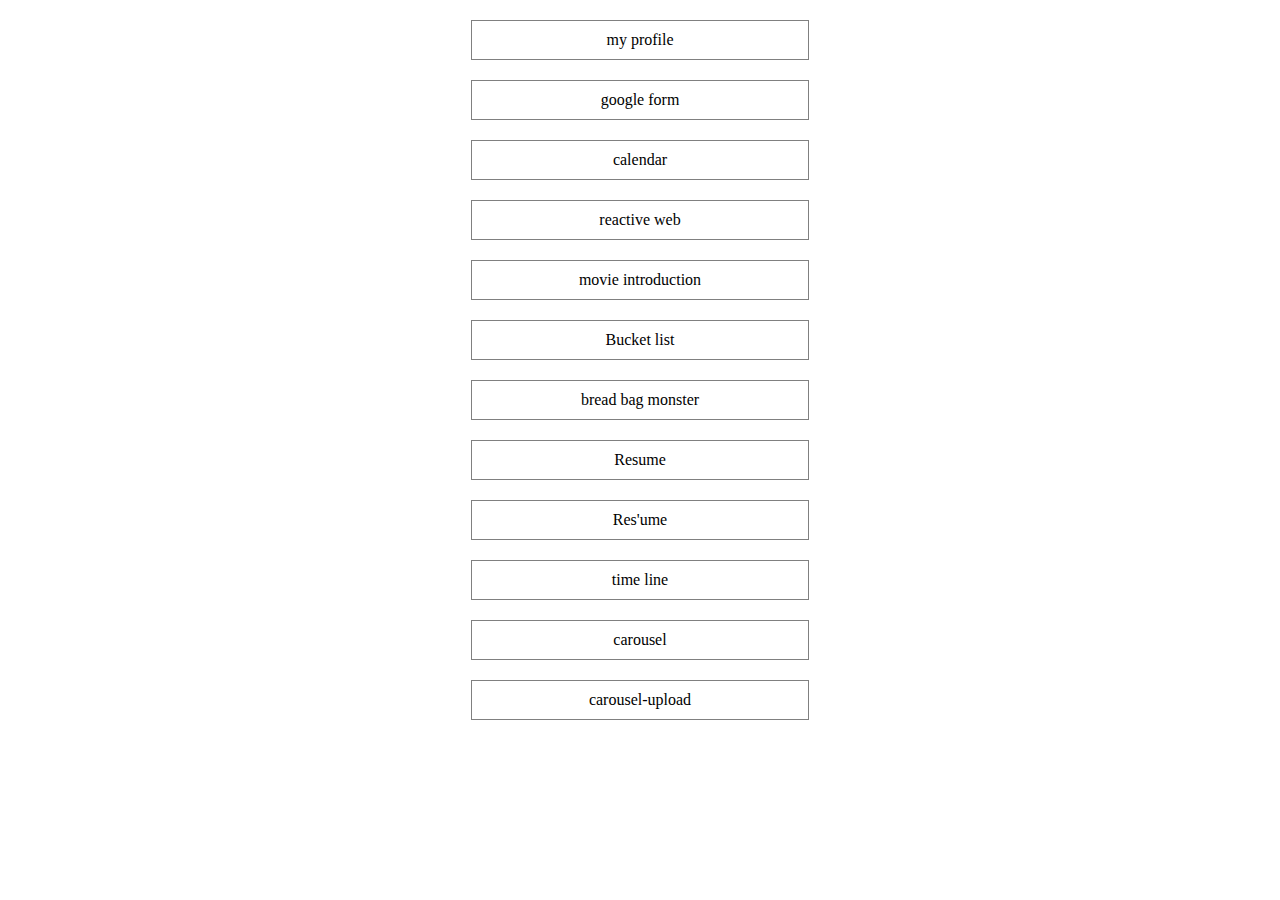
<file: index.html>
<!DOCTYPE html>
<html lang="ko">
<head>
    <meta charset="UTF-8">
    <meta http-equiv="X-UA-Compatible" content="IE=edge">
    <meta name="viewport" content="width=device-width, initial-scale=1.0">
    <title>nav</title>
    <style>
        a{
            display: block;
            margin: 20px auto;
            padding: 10px;
            border: 1px solid grey;
            width: 25%;
            text-decoration: none;
            color: black;
            text-align: center;
        }
    </style>
</head>
<body>
    <a href="./profile/index.html">my profile</a>
    <a href="./구글폼/form.html">google form</a>
    <a href="./달력/calendar.html">calendar</a>
    <a href="./반응형 웹/reactive_web.html">reactive web</a>
    <a href="./영화소개/index.html">movie introduction</a>
    <a href="./버킷 리스트/index.html">Bucket list</a>
    <a href="./캐릭터경진대회/BreadBagMonster.html">bread bag monster</a>
    <a href="./나만의 이력서/LHL_RESUME.html">Resume</a>
    <a href="./resume/resume.html">Res'ume</a>
    <a href="./timeline/index.html">time line</a>
    <a href="./캐러셀/index.html">carousel</a>
    <a href="./carousel/index.html">carousel-upload</a>
</body>
</html>
</file>
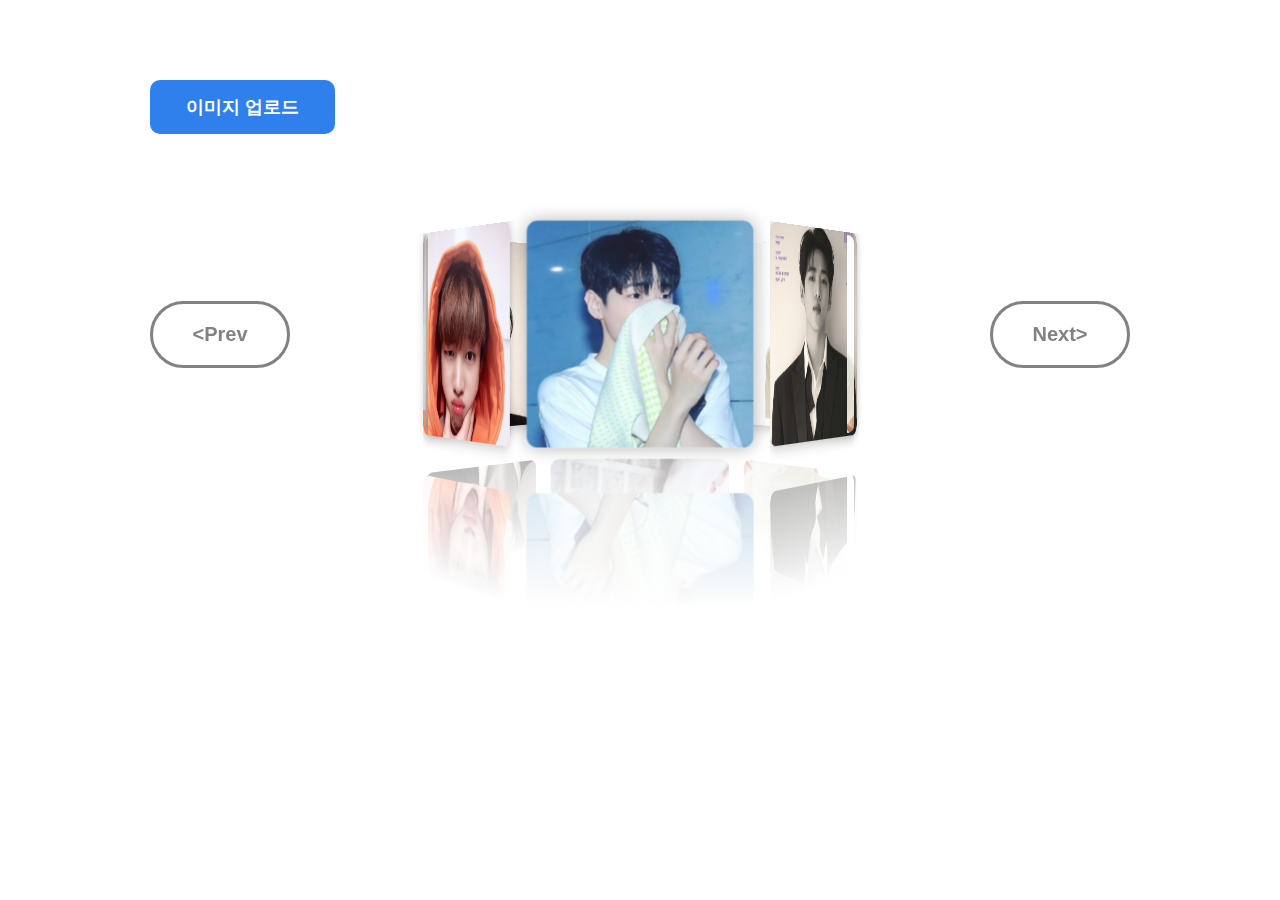
<file: carousel/index.html>
<!DOCTYPE html>
<html lang="ko">
<head>
    <meta charset="UTF-8">
    <meta http-equiv="X-UA-Compatible" content="IE=edge">
    <meta name="viewport" content="width=device-width, initial-scale=1.0">
    <title>carousel</title>
    <link rel="stylesheet" href="./reset.css">
    <link rel="stylesheet" href="./index.css">
</head>
<body>
</body>
<script src="./index.js"></script>
</html>
</file>
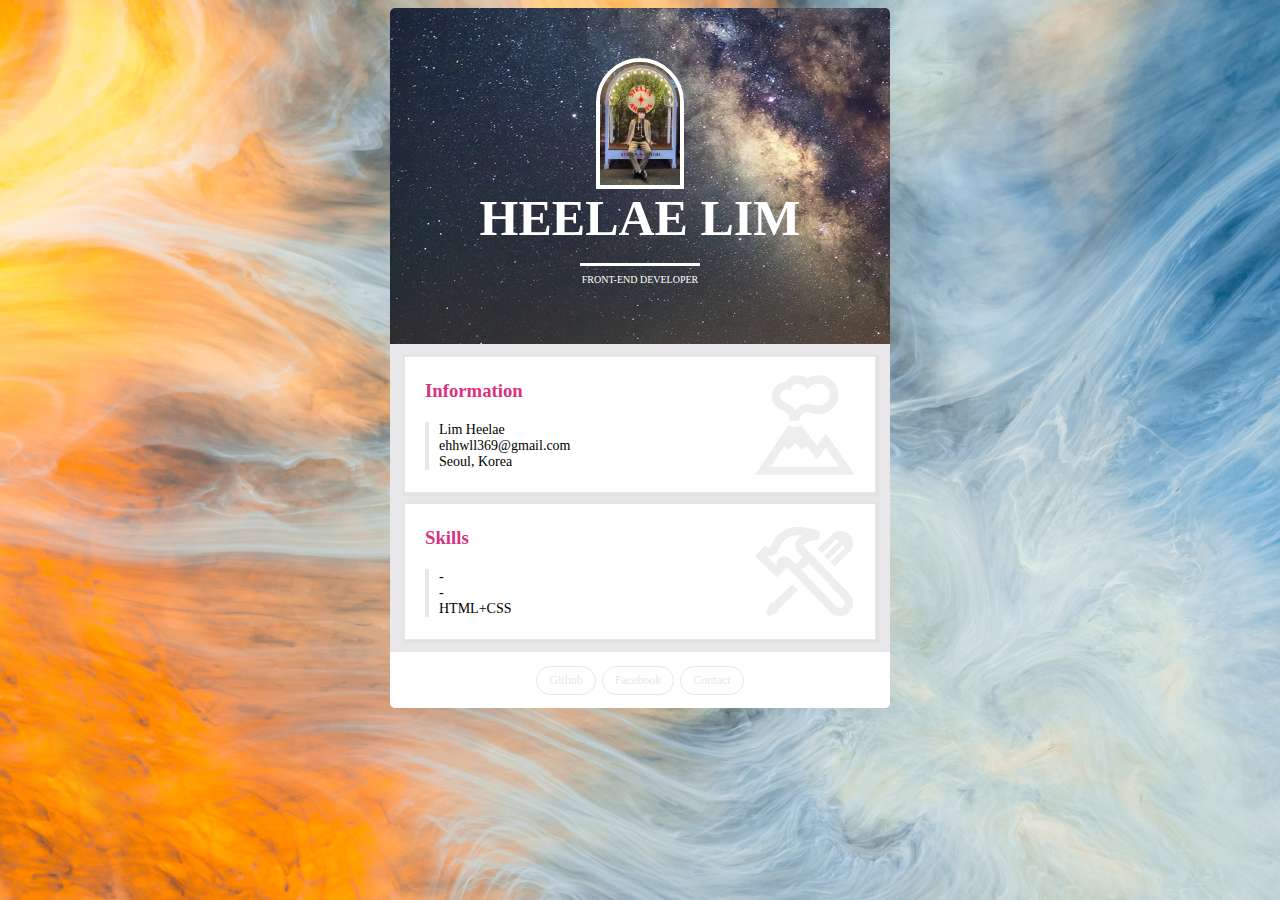
<file: profile/index.html>
<!DOCTYPE html>
<html>
    <head>
		<meta charset="UTF-8">
        <title>PROFILE</title>
        <link rel="stylesheet" href="style.css">
    </head>
    <body>
        <main>
            <section id="imgpart">
                <img src="./images/limheelae.jpg" alt="">
                <h1>HEELAE LIM</h1>
                <hr>
                <p>FRONT-END DEVELOPER</p>
            </section>
            <section id="infopart">
                <article class="info">
                    <ul>
                        <h3>Information</h3>
                        <li>Lim Heelae</li>
                        <li>ehhwll369@gmail.com</li>
                        <li>Seoul, Korea</li>
                    </ul>
                    <img src="./images/icon-information.png" alt="">
                </article>
                <article class="info">
                    <ul>
                        <h3>Skills</h3>
                        <li>-</li>
                        <li>-</li>
                        <li>HTML+CSS</li>
                    </ul>
                    <img src="./images/icon-skills.png" alt="">
                </article>
            </section>  
            <footer>
                <ul>
                    <li>
                        <a href="https://github.com/rapidmon">Github</a>
                    </li>
                    <li>
                        <a href="https://www.facebook.com/">Facebook</a>
                    </li>
                    <li>
                        <a href="">Contact</a>
                    </li>
                </ul>
            </footer>
        </main>
    </body>
</html>
</file>
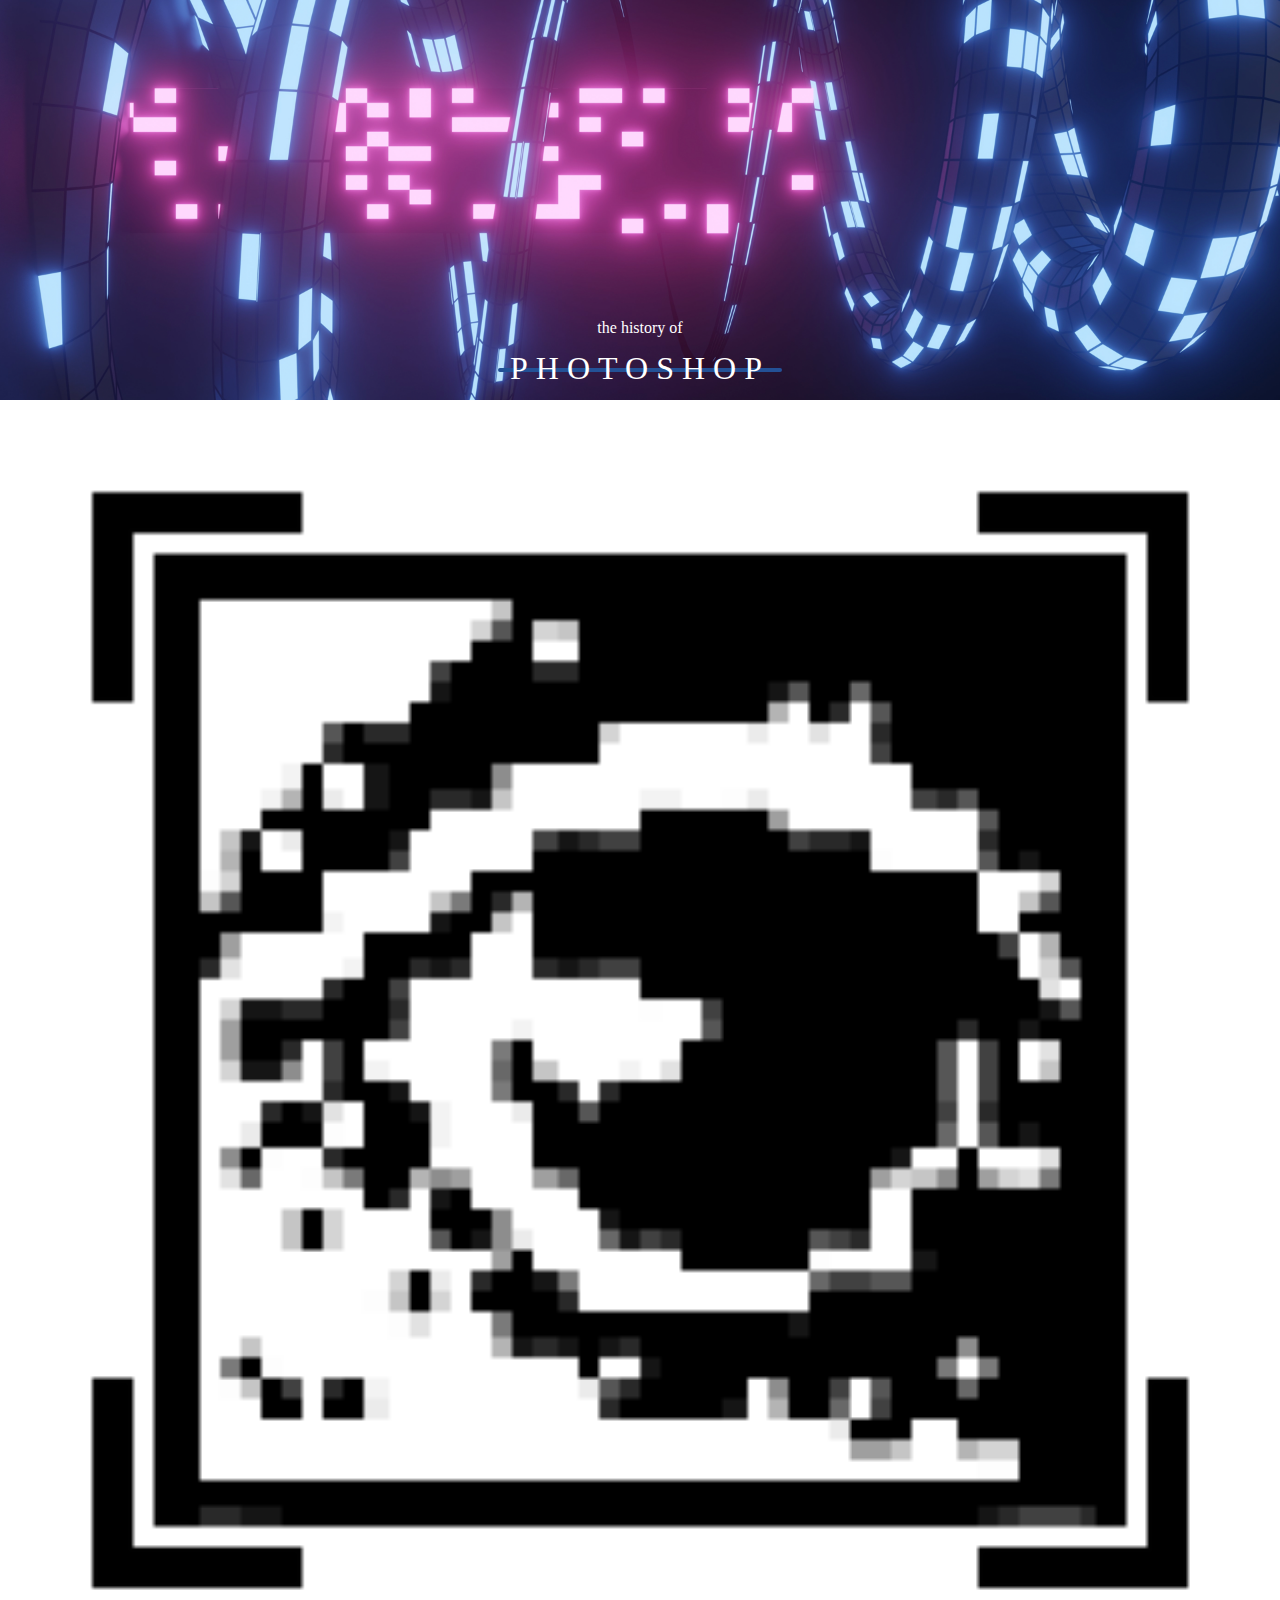
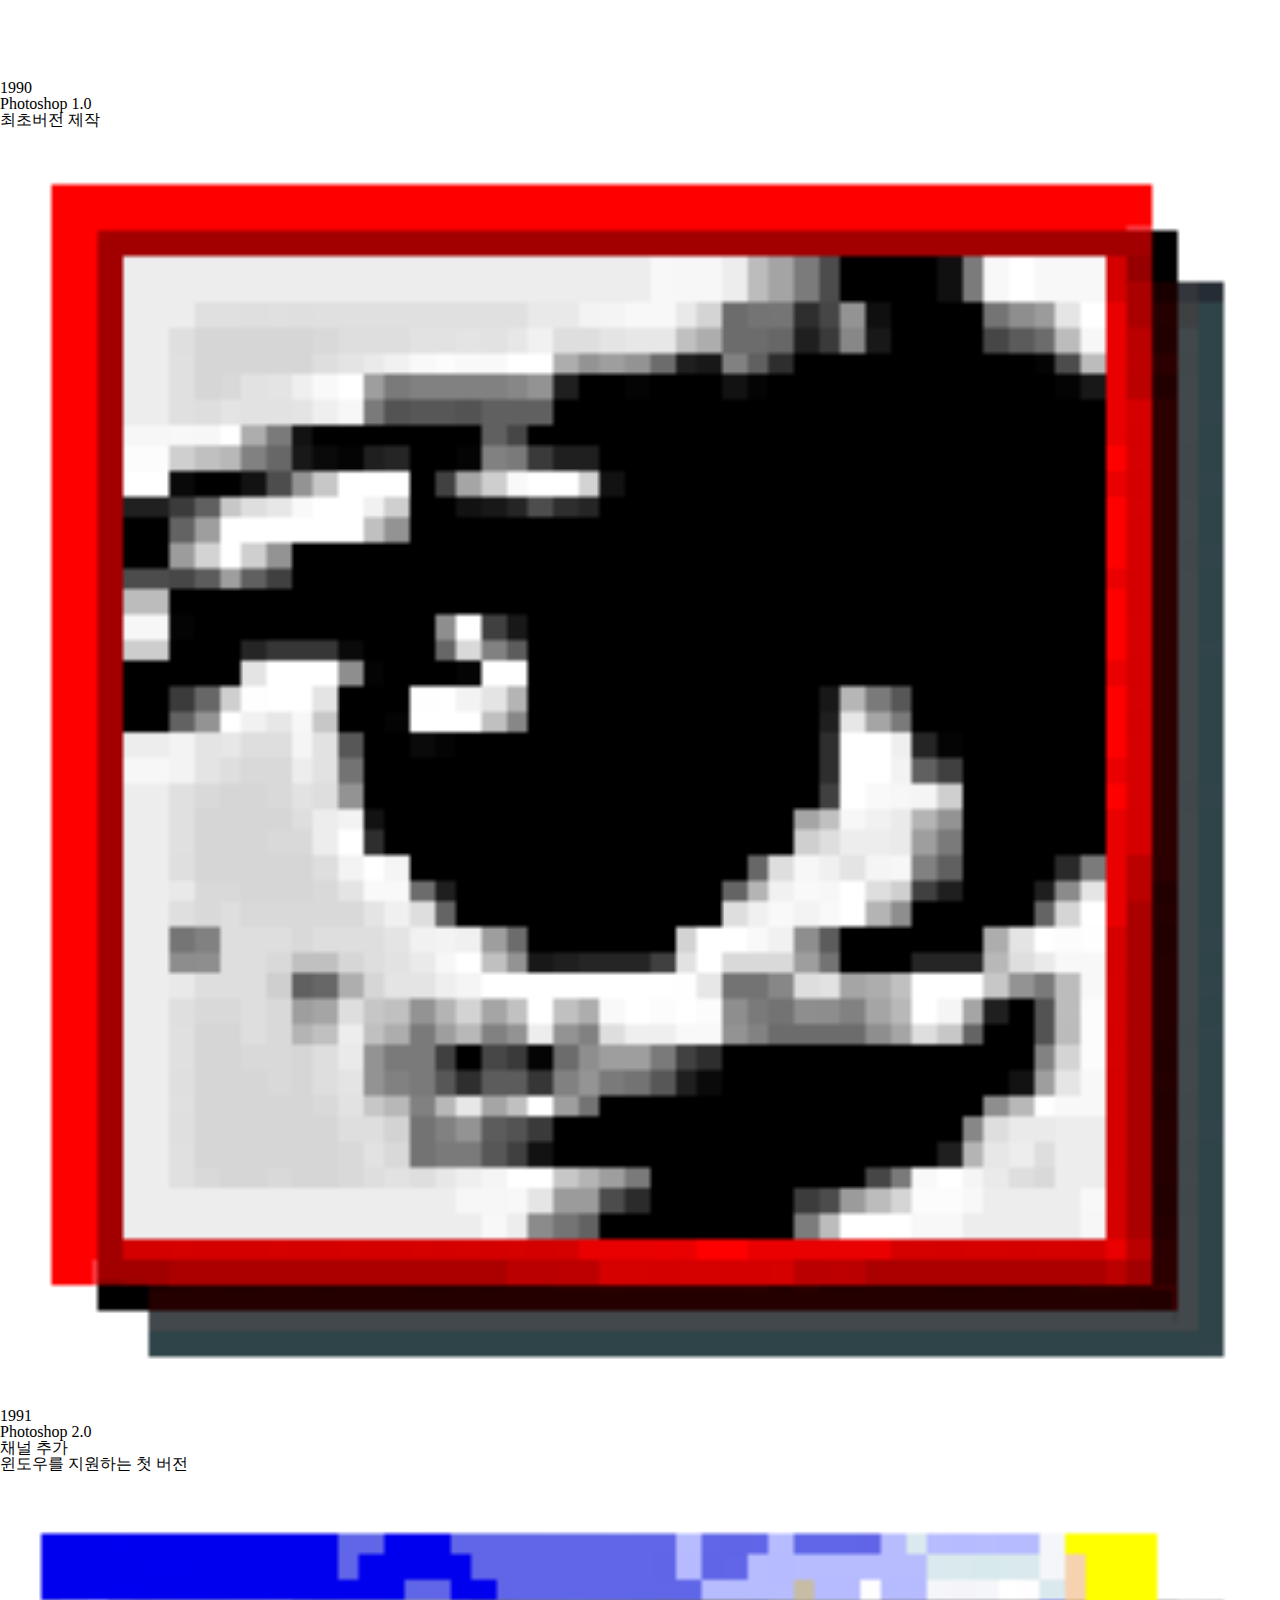
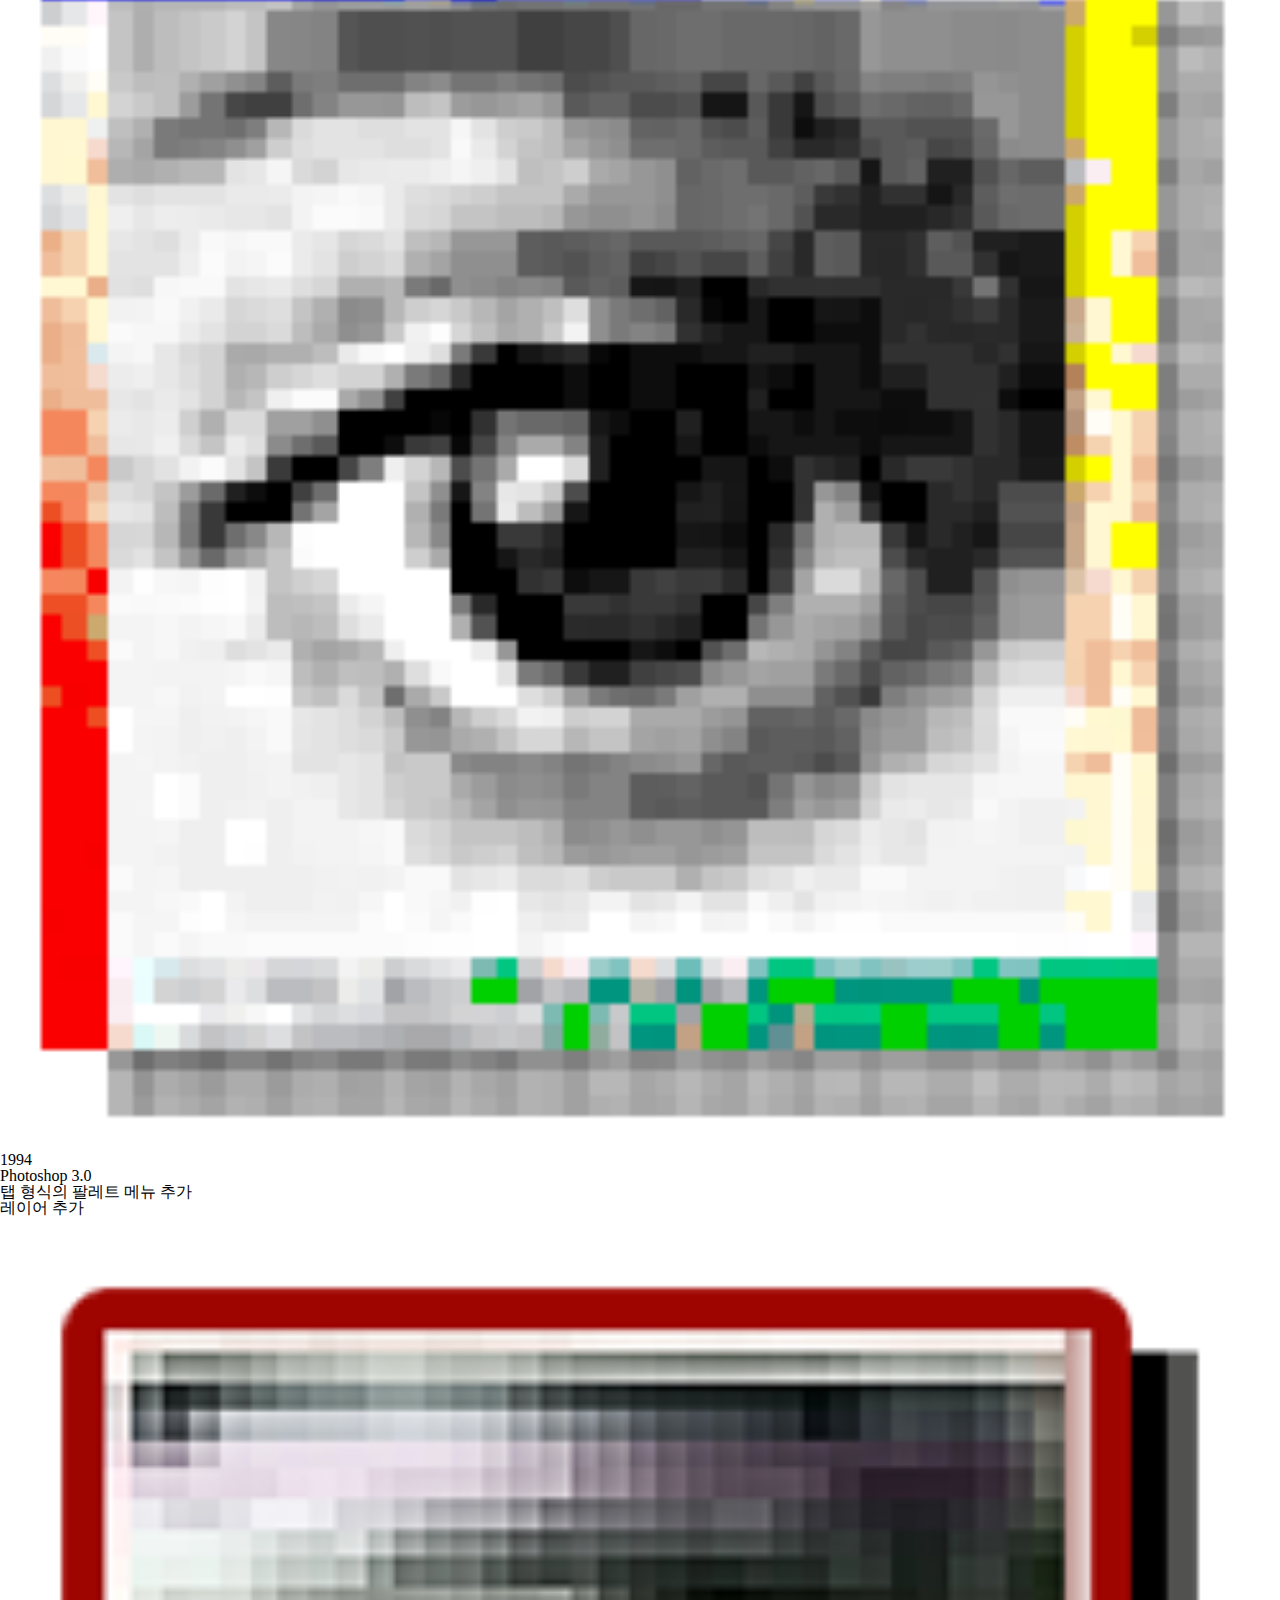
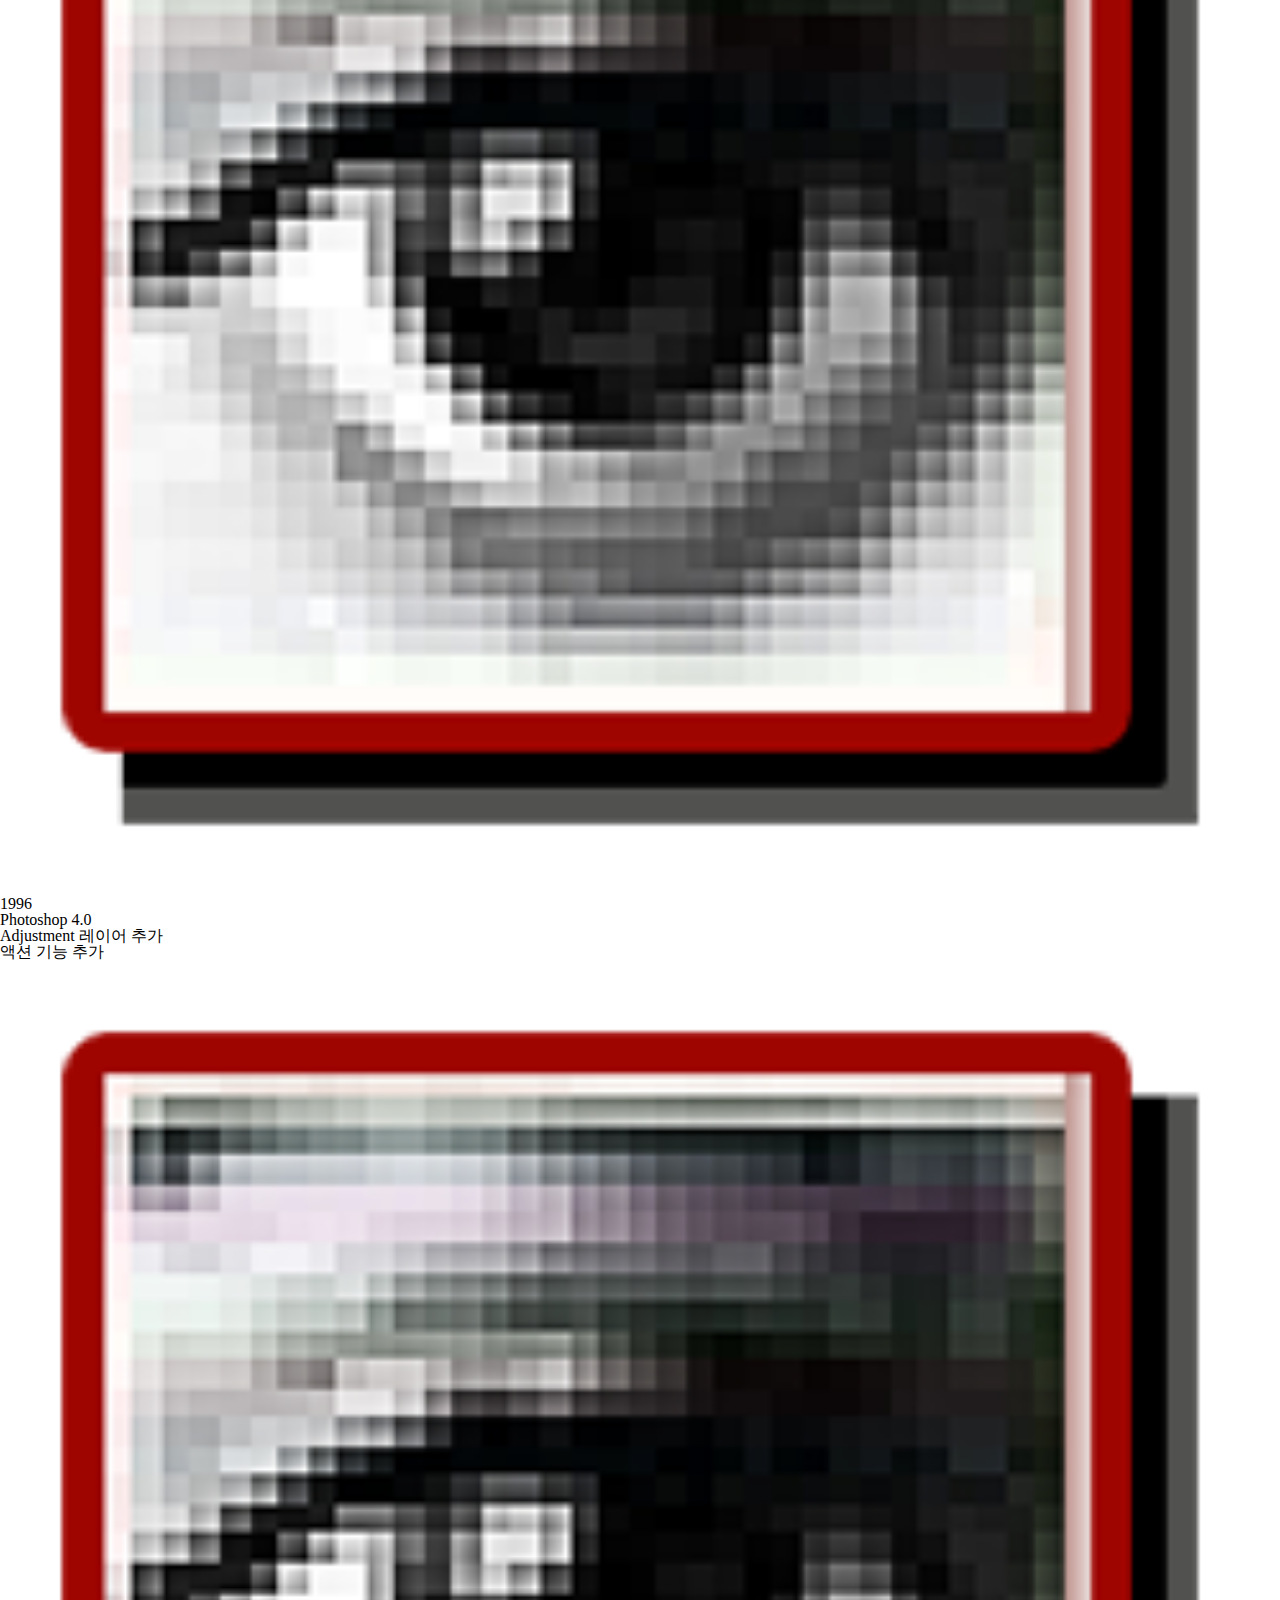
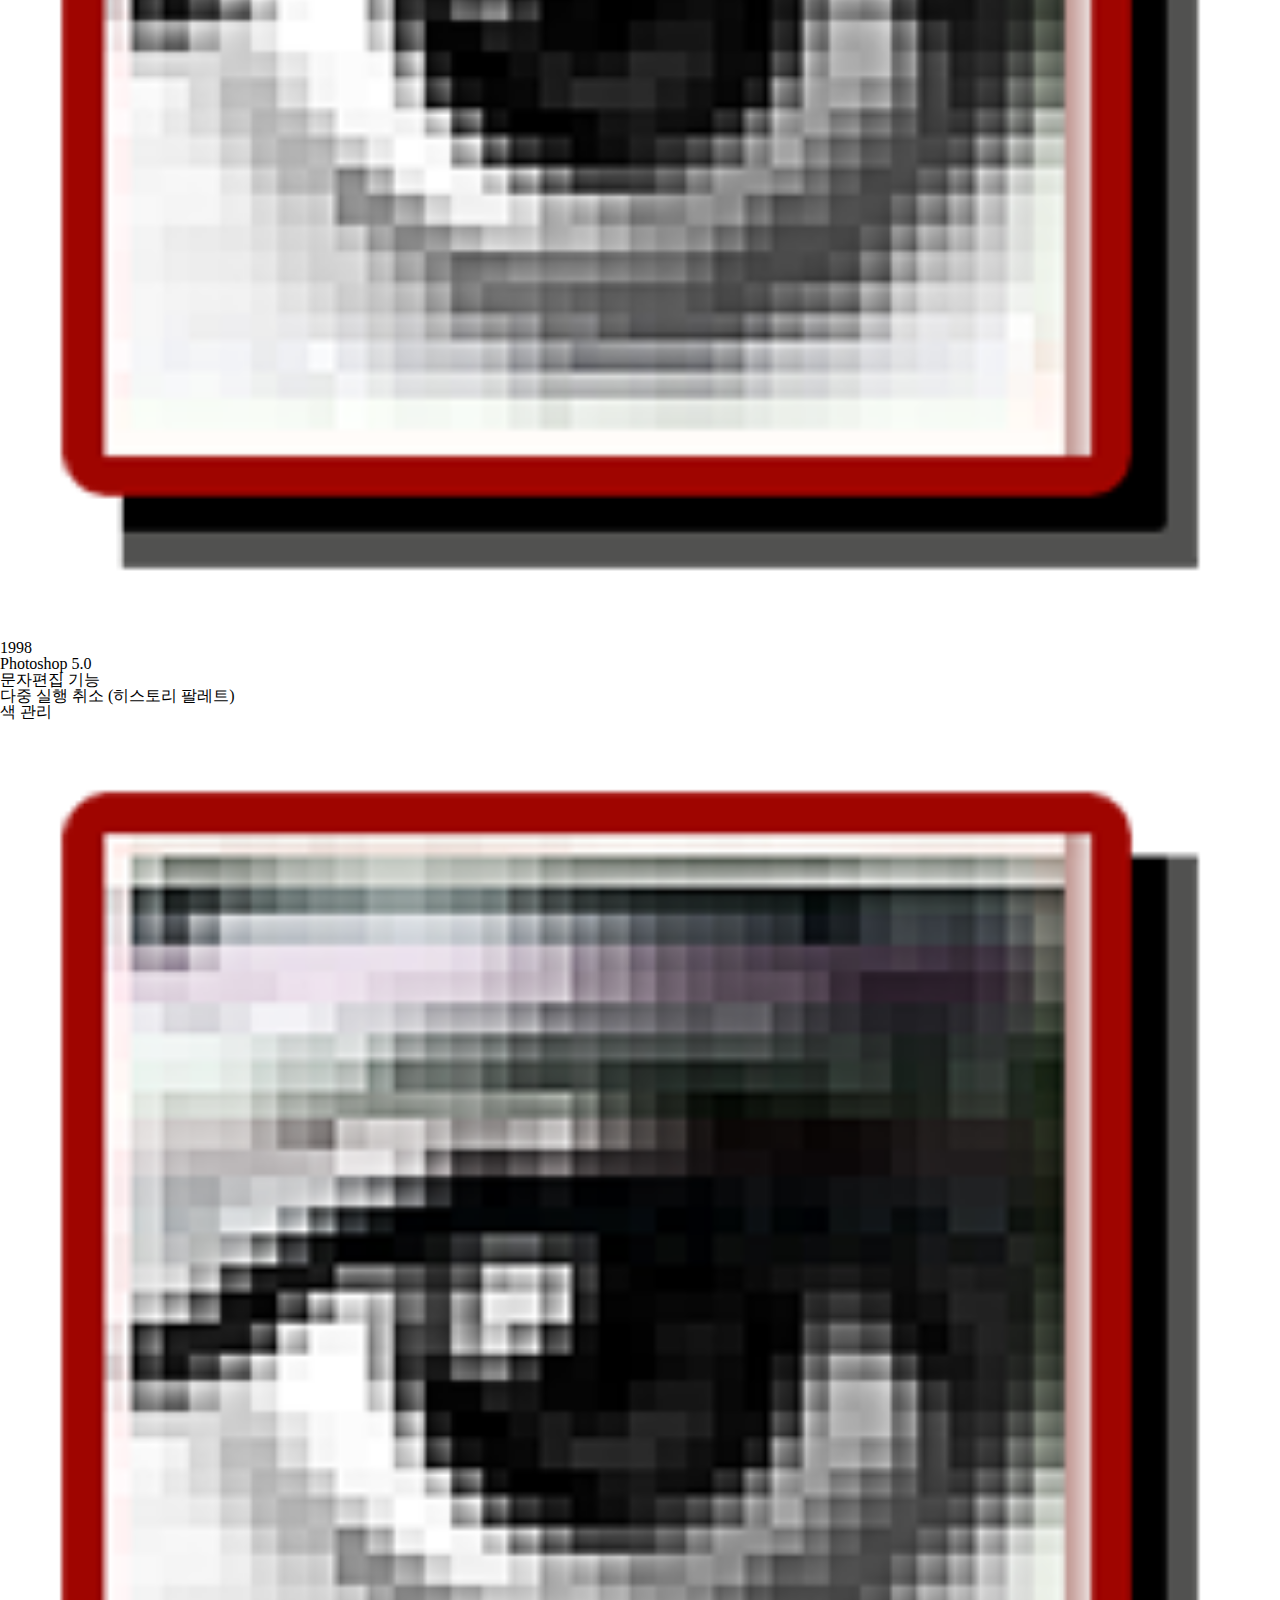
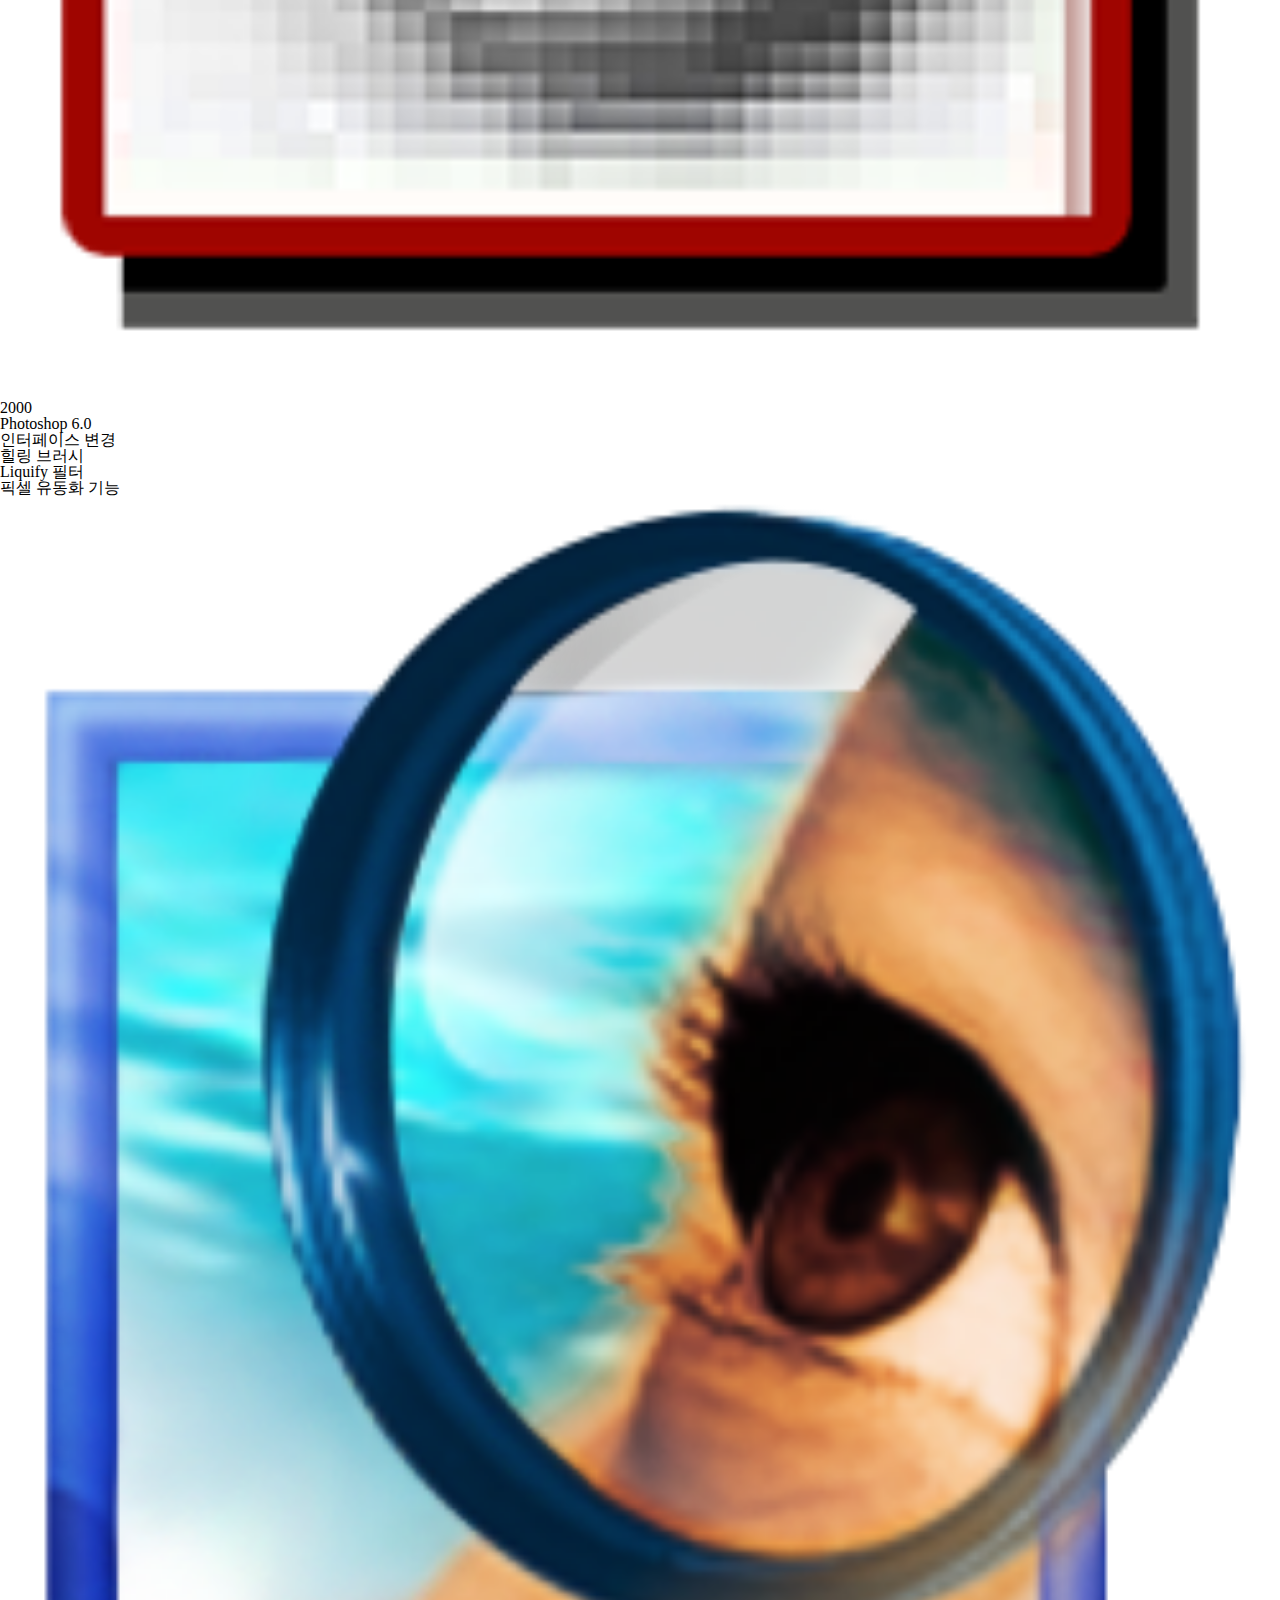
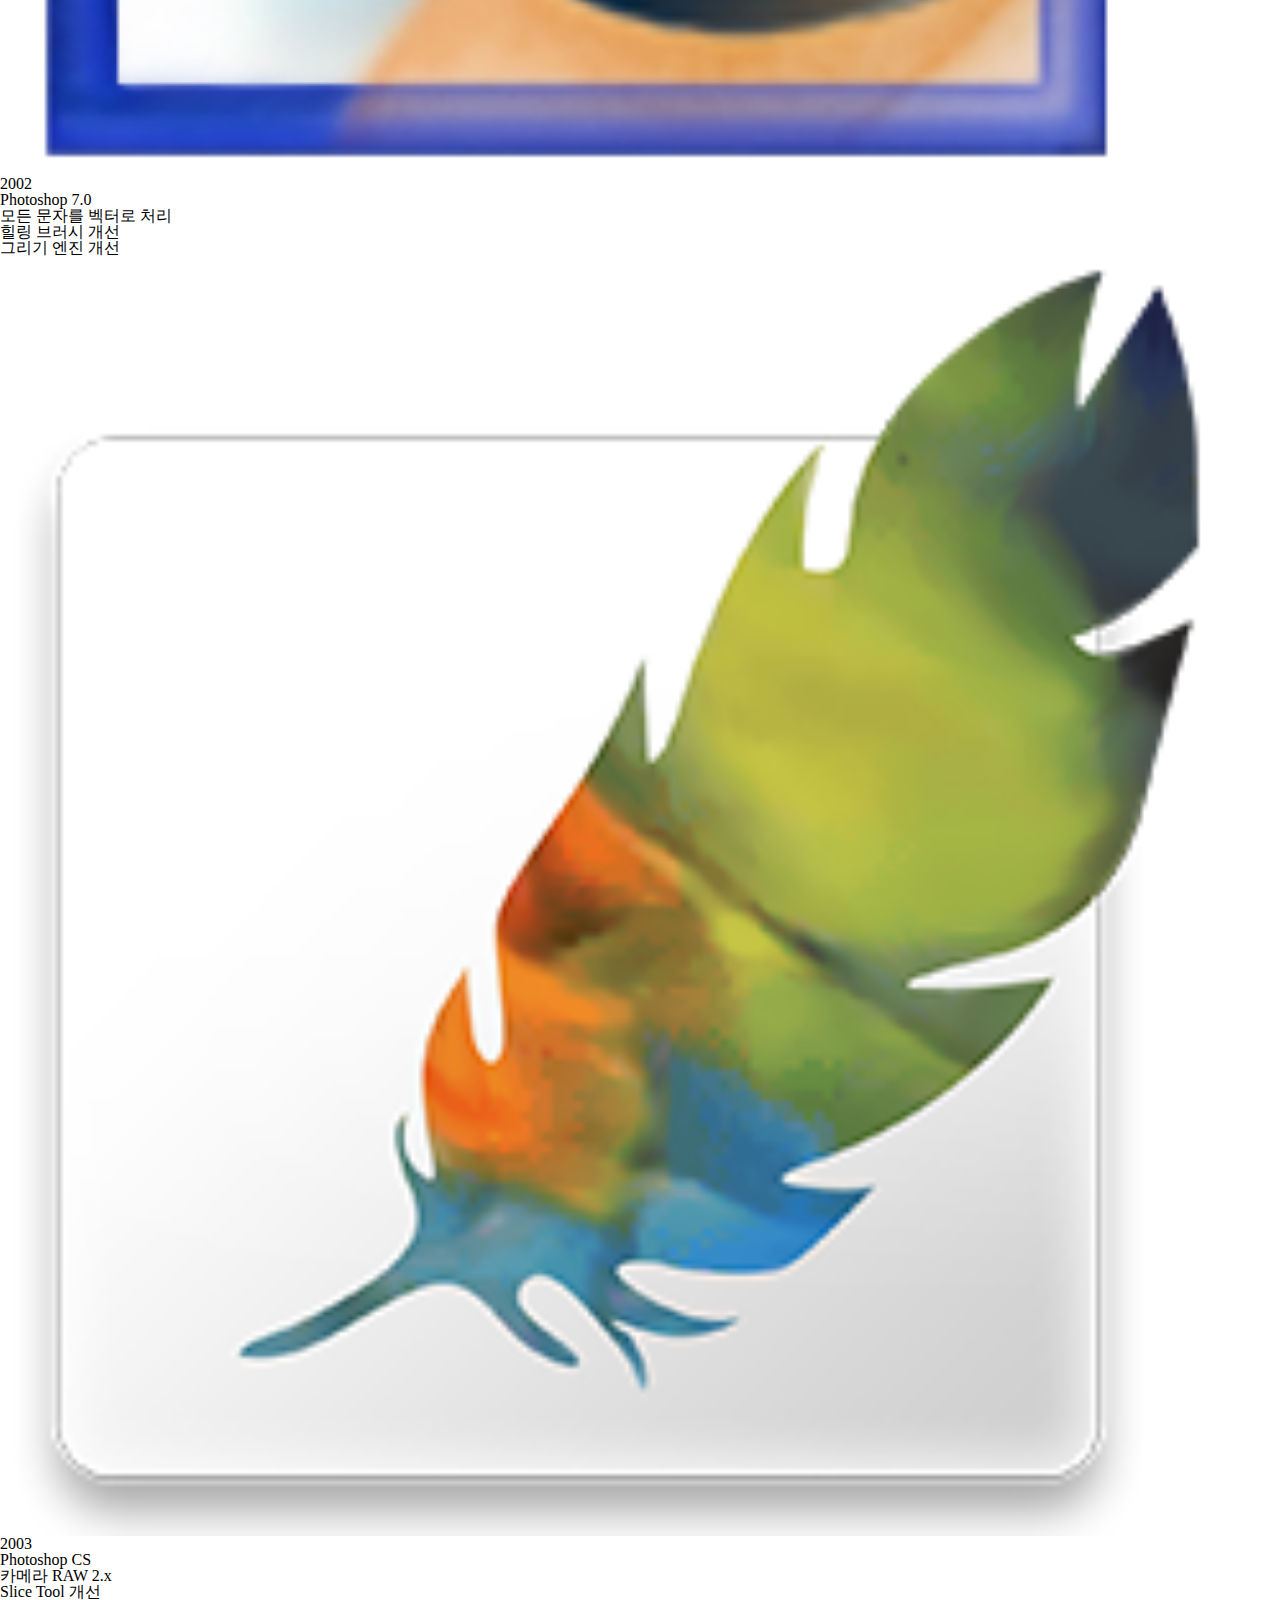
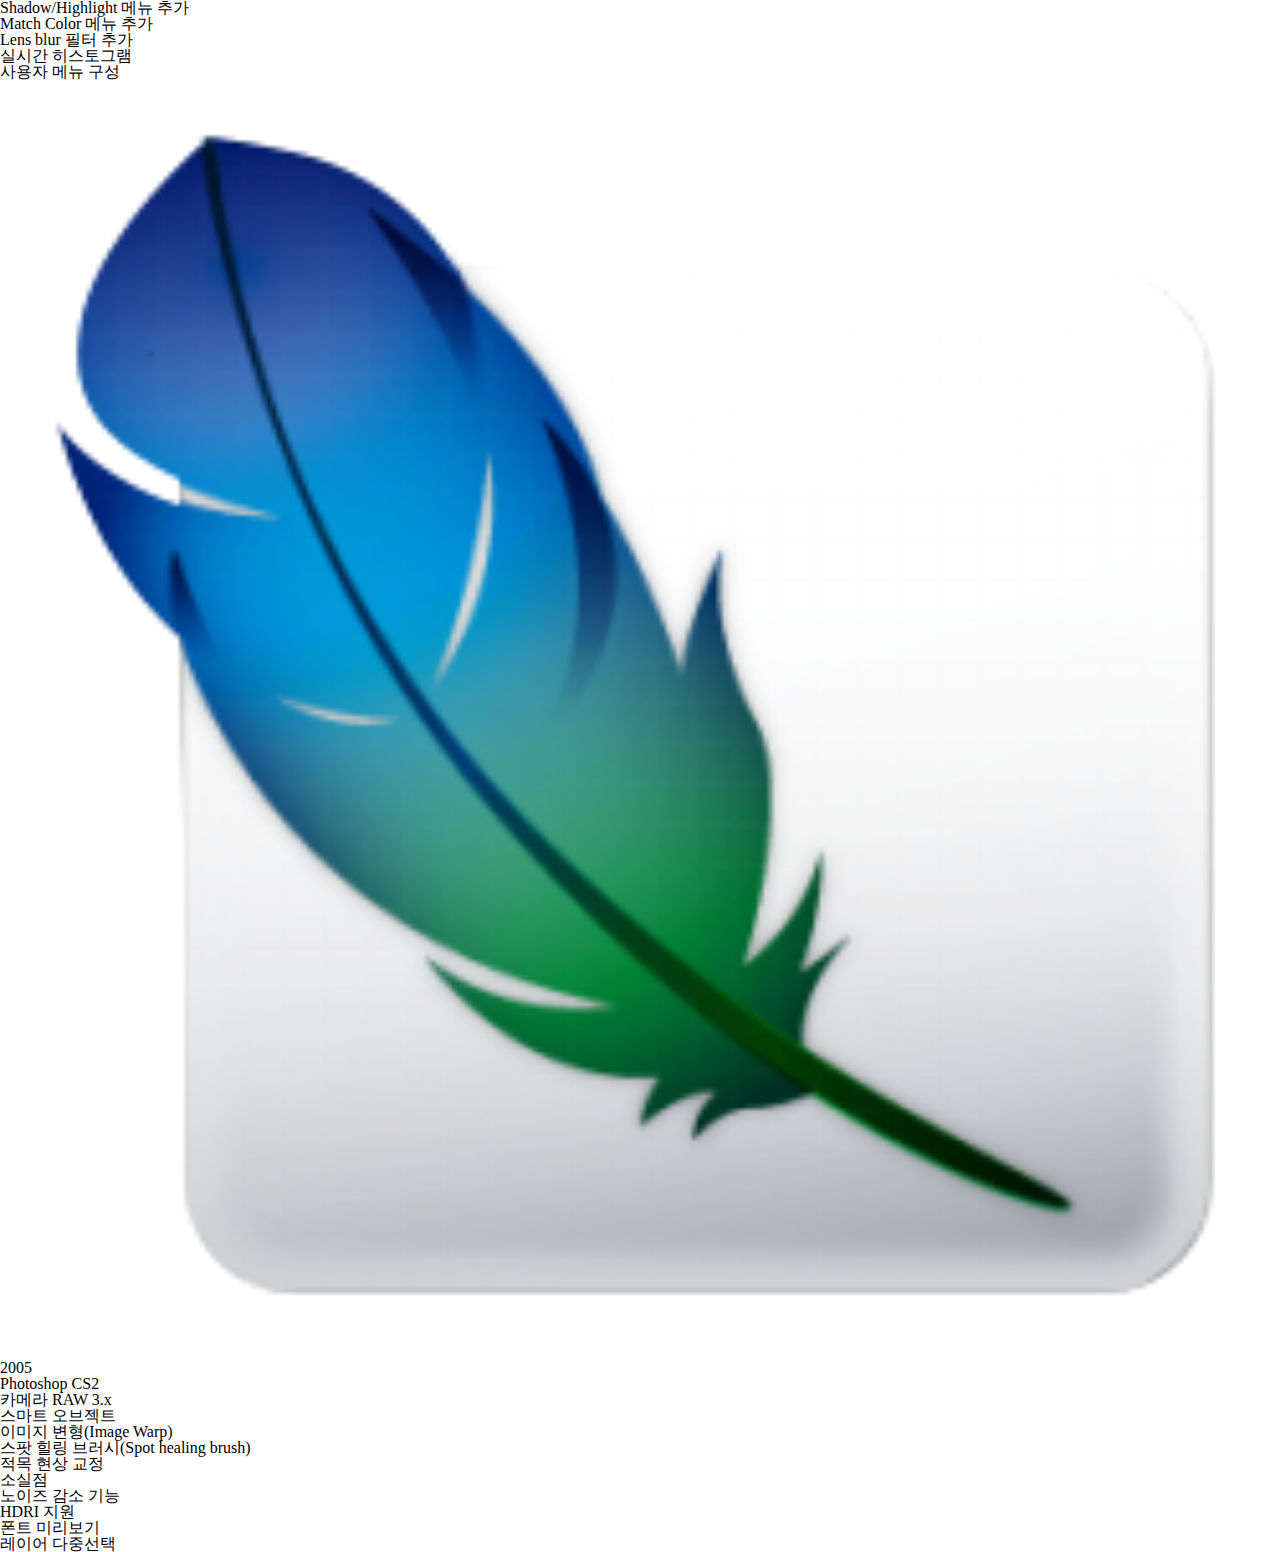
<file: timeline/index.html>
<!DOCTYPE html>
<html lang="ko">
<head>
    <meta charset="UTF-8">
    <meta http-equiv="X-UA-Compatible" content="IE=edge">
    <meta name="viewport" content="width=device-width, initial-scale=1.0">
    <title>The History of Photoshop</title>
    <link rel="stylesheet" href="reset.css">
    <link rel="stylesheet" href="style.css">
</head>
<body>
    <header class="header">
        the history of
        <h1 class="title">PHOTOSHOP</h1>
    </header>
    <section class="body">
        <article class="year">
            <img src="./images/1.png" alt="1990 Photoshop">
            <h3>1990</h3>
            Photoshop 1.0
            <ul class="explanation">
                <li>최초버전 제작</li>
            </ul>
        </article>
        <article class="year">
            <img src="./images/2.png" alt="1991 Photoshop">
            <h3>1991</h3>
            Photoshop 2.0
            <ul class="explanation">
                <li>채널 추가</li>
                <li>윈도우를 지원하는 첫 버전</li>
            </ul>
        </article>
        <article class="year">
            <img src="./images/3.png" alt="1994 Photoshop">
            <h3>1994</h3>
            Photoshop 3.0
            <ul class="explanation">
                <li>탭 형식의 팔레트 메뉴 추가</li>
                <li>레이어 추가</li>
            </ul>
        </article>
        <article class="year">
            <img src="./images/4.png" alt="1996 Photoshop">
            <h3>1996</h3>
            Photoshop 4.0
            <ul class="explanation">
                <li>Adjustment 레이어 추가</li>
                <li>액션 기능 추가</li>
            </ul>
        </article>
        <article class="year">
            <img src="./images/5.png" alt="1998 Photoshop">
            <h3>1998</h3>
            Photoshop 5.0
            <ul class="explanation">
                <li>문자편집 기능</li>
                <li>다중 실행 취소 (히스토리 팔레트)</li>
                <li>색 관리</li>
            </ul>
        </article>
        <article class="year">
            <img src="./images/6.png" alt="2000 Photoshop">
            <h3>2000</h3>
            Photoshop 6.0
            <ul class="explanation">
                <li>인터페이스 변경</li>
                <li>힐링 브러시</li>
                <li>Liquify 필터</li>
                <li>픽셀 유동화 기능</li>
            </ul>
        </article>
        <article class="year">
            <img src="./images/7.png" alt="2002 Photoshop">
            <h3>2002</h3>
            Photoshop 7.0
            <ul class="explanation">
                <li>모든 문자를 벡터로 처리</li>
                <li>힐링 브러시 개선</li>
                <li>그리기 엔진 개선</li>
            </ul>
        </article>
        <article class="year">
            <img src="./images/cs.png" alt="2003 Photoshop">
            <h3>2003</h3>
            Photoshop CS
            <ul class="explanation">
                <li>카메라 RAW 2.x</li>
                <li>Slice Tool 개선</li>
                <li>Shadow/Highlight 메뉴 추가</li>
                <li>Match Color 메뉴 추가</li>
                <li>Lens blur 필터 추가</li>
                <li>실시간 히스토그램</li>
                <li>사용자 메뉴 구성</li>
            </ul>
        </article>
        <article class="year">
            <img src="./images/cs2.png" alt="2005 Photoshop">
            <h3>2005</h3>
            Photoshop CS2
            <ul class="explanation">
                <li>카메라 RAW 3.x</li>
                <li>스마트 오브젝트</li>
                <li>이미지 변형(Image Warp)</li>
                <li>스팟 힐링 브러시(Spot healing brush)</li>
                <li>적목 현상 교정</li>
                <li>소실점</li>
                <li>노이즈 감소 기능</li>
                <li>HDRI 지원</li>
                <li>폰트 미리보기</li>
                <li>레이어 다중선택</li>
            </ul>
        </article>
    </section>
</body>
</html>
</file>
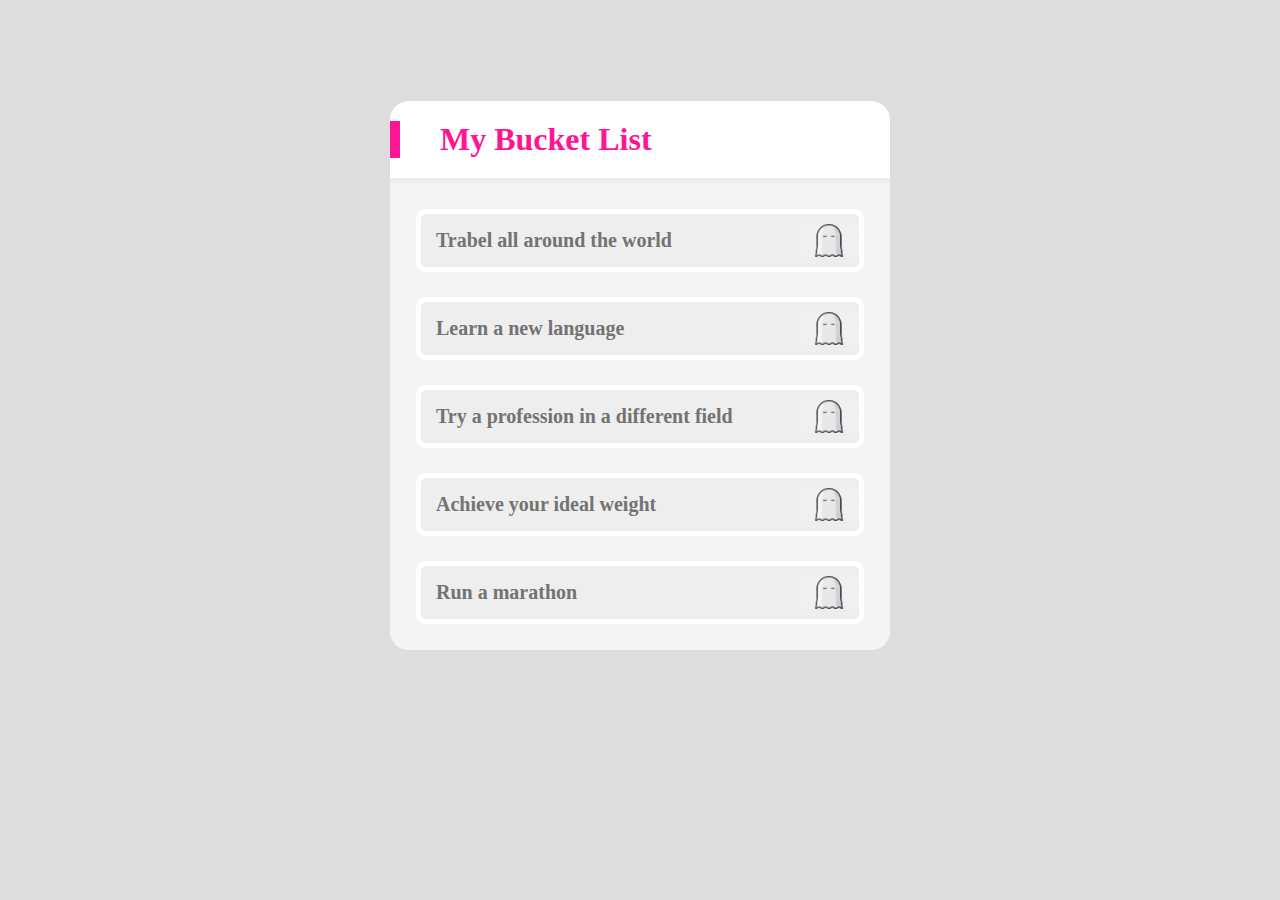
<file: 버킷 리스트/index.html>
<!DOCTYPE html>
<html>
    <head>
        <title>CHECKLIST</title>
        <link rel="stylesheet" href="style.css">
    </head>
    <body>
        <main>
            <header>
                <h1>My Bucket List</h1>
            </header>
            <section>
                <article class="bucket">
                    Trabel all around the world
                </article>
                <article class="bucket">
                    Learn a new language
                </article>
                <article class="bucket">
                    Try a profession in a different field
                </article>
                <article class="bucket">
                    Achieve your ideal weight
                </article>
                <article class="bucket">
                    Run a marathon
                </article>
            </section>
        </main>
    </body>
</html>
</file>
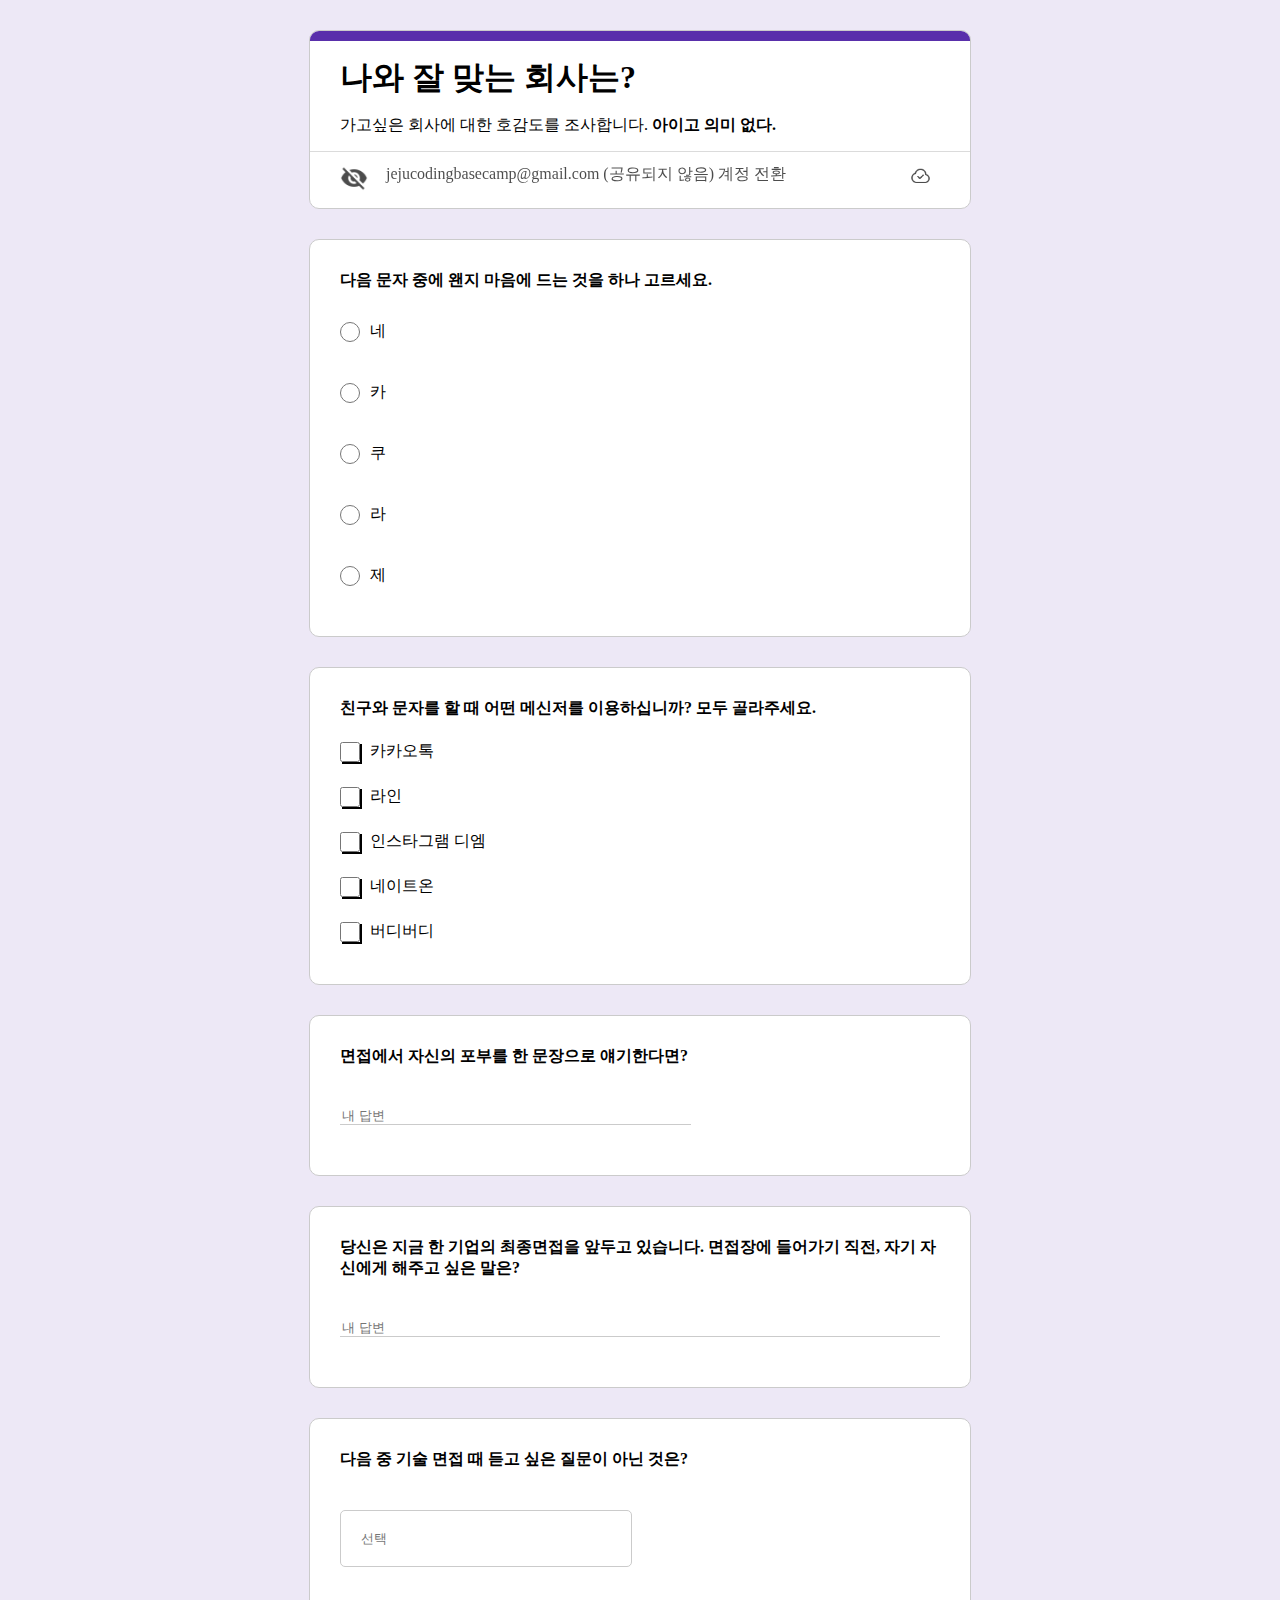
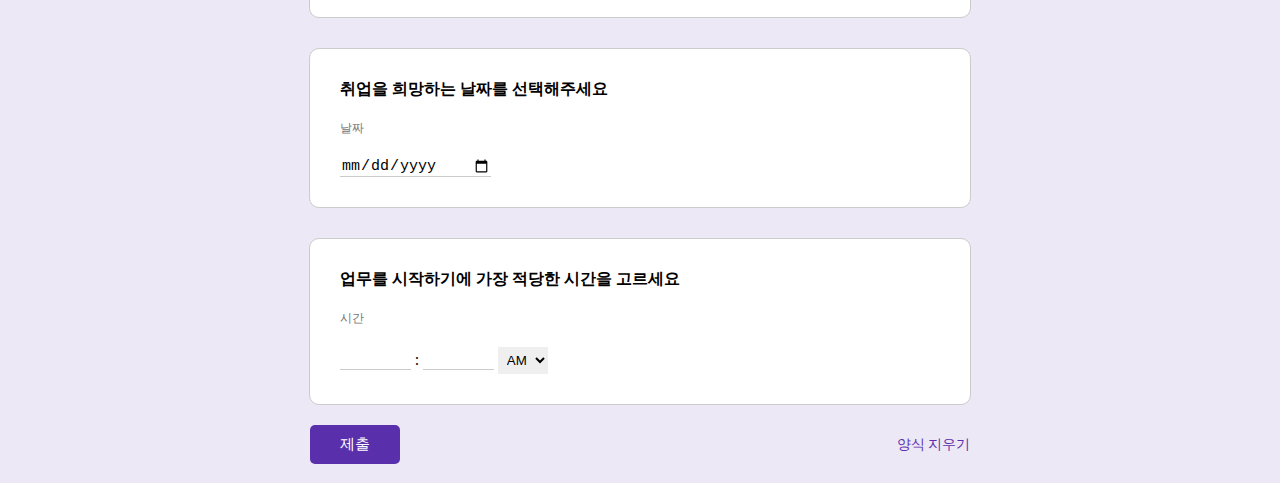
<file: 구글폼/form.html>
<!DOCTYPE html>
<html lang="ko">
<head>
    <meta charset="UTF-8">
    <meta http-equiv="X-UA-Compatible" content="IE=edge">
    <meta name="viewport" content="width=device-width, initial-scale=1.0">
    <link rel="stylesheet" href="form.css">
    <title>설문조사</title>
</head>
<body>
    <header>
        <h1>나와 잘 맞는 회사는?</h1>
        <p>가고싶은 회사에 대한 호감도를 조사합니다. <span onClick="alert('아이고!')" style="font-weight: 900;">아이고 의미 없다.</span></p>
    </header>
    <section class="surbey word">
        <p style="font-weight: 600;">다음 문자 중에 왠지 마음에 드는 것을 하나 고르세요.</p>
        <label for="네" class="wordlabel">
            <input class="rad" id="네" name="company" type="radio" value="네">
            네
        </label>
        <label for="카" class="wordlabel">
            <input class="rad" id="카" name="company" type="radio" value="카">
            카
        </label>
        <label for="쿠" class="wordlabel">
            <input class="rad" id="쿠" name="company" type="radio" value="쿠">
            쿠
        </label>
        <label for="라" class="wordlabel">
            <input class="rad" id="라" name="company" type="radio" value="라">
            라
        </label>
        <label for="제" class="wordlabel">
            <input class="rad" id="제" name="company" type="radio" value="제">
            제
        </label>
    </section>
    <section class="surbey messenger">
        <p style="font-weight: 600;">친구와 문자를 할 때 어떤 메신저를 이용하십니까? 모두 골라주세요.</p>
        <label for="카카오톡" class="checklabel">
            <input class="checkbox" id="카카오톡" type="checkbox" name="message" value="카카오톡">
            카카오톡
        </label>
        <label for="라인" class="checklabel">
            <input class="checkbox" id="라인" type="checkbox" name="message" value="라인">
            라인
        </label>
        <label for="인스타그램디엠" class="checklabel">
            <input class="checkbox" id="인스타그램디엠" type="checkbox" name="message" value="인스타그램디엠">
            인스타그램 디엠
        </label>
        <label for="네이트온" class="checklabel">
            <input class="checkbox" id="네이트온" type="checkbox" name="message" value="네이트온">
            네이트온
        </label>
        <label for="버디버디" class="checklabel">
            <input class="checkbox" id="버디버디" type="checkbox" name="message" value="버디버디">
            버디버디
        </label>
    </section>
    <section class="surbey sentence">
        <label for="txt" style="font-weight: 600;">면접에서 자신의 포부를 한 문장으로 얘기한다면?</label>
        <input class="text" id="txt" type="text" placeholder="내 답변" maxlength="26">
    </section>
    <section class="surbey before">
        <label for="longtxt" style="font-weight: 600;">당신은 지금 한 기업의 최종면접을 앞두고 있습니다. 면접장에 들어가기 직전, 자기 자신에게 해주고 싶은 말은?</label>
        <input class="longtext" id="longtxt" type="text" placeholder="내 답변">
    </section>
    <section class="surbey choice">
        <label for="question" style="font-weight: 600;">다음 중 기술 면접 때 듣고 싶은 질문이 아닌 것은?</label>
        <input class="choices" type="text" list="questions" name="questions" id="question" placeholder="선택">
        <datalist id="questions">
            <option value="회사에 바라는 점 있어요?">회사에 바라는 점 있어요?</option>
            <option value="할 수 있겠어요?">할 수 있겠어요?</option>
            <option value="버틸 수 있죠?">버틸 수 있죠?</option>
            <option value="지금 이 자리에서 보여줄 수 있어요?">지금 이 자리에서 보여줄 수 있어요?</option>
        </datalist>
    </section>
    <section class="surbey job">
        <label for="date" style="font-weight: 600;">취업을 희망하는 날짜를 선택해주세요</label>
        <label for="date" class="small">날짜</label>
        <input type="date" id="date" class="day" max="9999-12-31" min="0001-01-01">
    </section>
    <section class="surbey start">
        <label for="time" style="font-weight: 600;">업무를 시작하기에 가장 적당한 시간을 고르세요</label>
        <fieldset class="timebox">
            <legend class="timep">시간</legend>
            <input class="hour" type="number" max="12"> : <input class="hour" type="number" max="59">
            <select class="night" id="time">
                <option value="AM">AM</option>
                <option value="PM">PM</option>
            </select>
        </fieldset>
    </section>
    <footer class="foot">
        <button class="sub">제출</button>
        <a onClick="window.location.reload()" class="reload">양식 지우기</a>
    </footer>
</body>
</html>
</file>
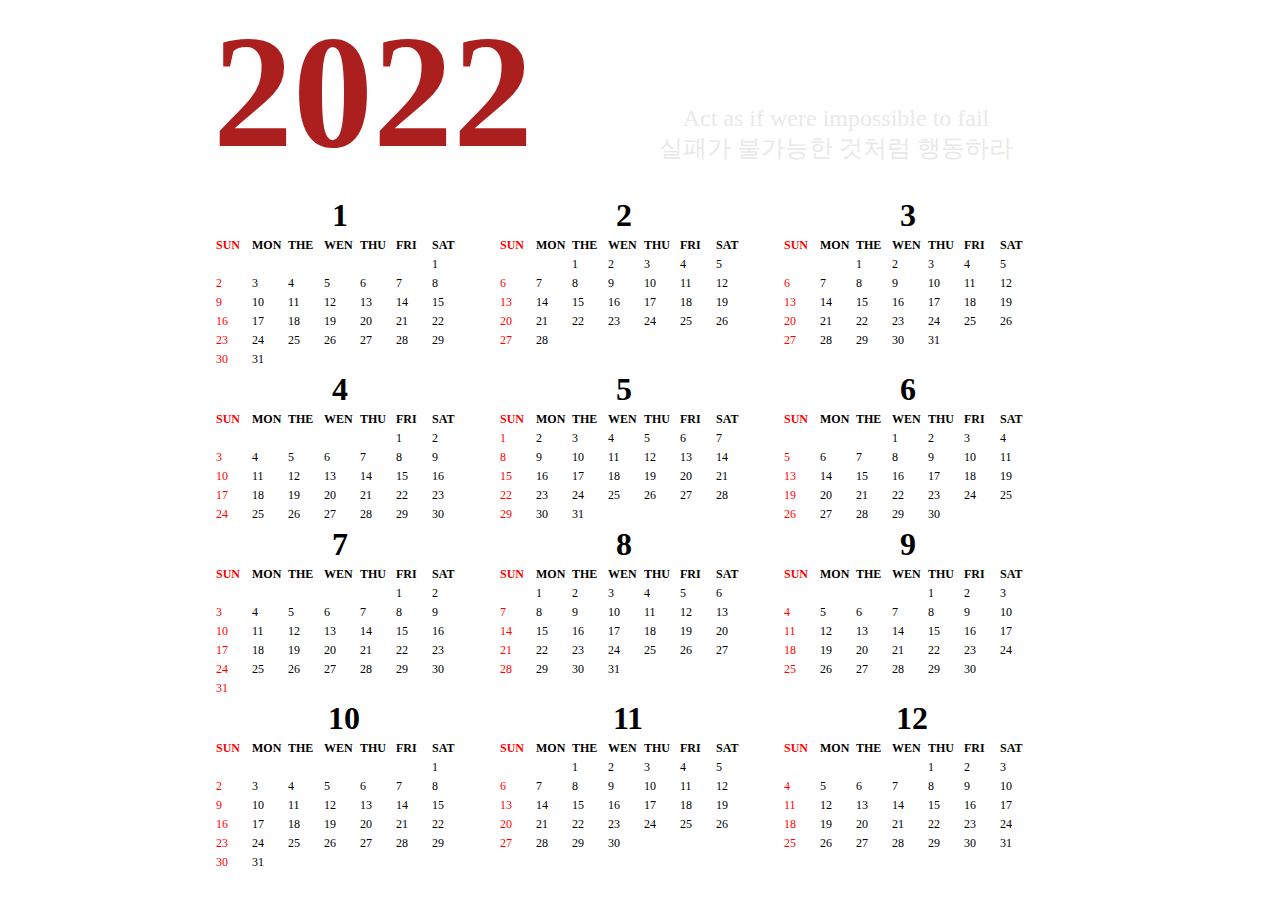
<file: 달력/calendar.html>
<!DOCTYPE html>
<html lang="ko">
<head>
    <meta charset="UTF-8">
    <meta http-equiv="X-UA-Compatible" content="IE=edge">
    <meta name="viewport" content="width=device-width, initial-scale=1.0">
    <link rel="stylesheet" href="calendar.css">
    <title>calendar</title>
</head>
<body>
    <table>
        <caption>
            <section class="tablecaption">
            <h1 class="year">
                2022
            </h1>
            <blockquote class="quote">
                Act as if were impossible to fail
                <br>
                실패가 불가능한 것처럼 행동하라
            </blockquote>
            </section>
        </caption>
        <thead>
            <tr class="month">
                <th colspan="7">1&nbsp&nbsp&nbsp&nbsp</th>
                <th colspan="7">2&nbsp&nbsp&nbsp&nbsp</th>
                <th colspan="7">3&nbsp&nbsp&nbsp&nbsp</th>
            </tr>
        </thead>
        <tbody>
            <tr>
                <th class="sun">SUN</th>
                <th>MON</th>
                <th>THE</th>
                <th>WEN</th>
                <th>THU</th>
                <th>FRI</th>
                <th class="sat">SAT</th>
                <th class="sun">SUN</th>
                <th>MON</th>
                <th>THE</th>
                <th>WEN</th>
                <th>THU</th>
                <th>FRI</th>
                <th class="sat">SAT</th>
                <th class="sun">SUN</th>
                <th>MON</th>
                <th>THE</th>
                <th>WEN</th>
                <th>THU</th>
                <th>FRI</th>
                <th class="sat">SAT</th>
            </tr>
            <tr>
                <td class="sun"></td>
                <td></td>
                <td></td>
                <td></td>
                <td></td>
                <td></td>
                <td>1</td>
                <td class="sun"></td>
                <td></td>
                <td>1</td>
                <td>2</td>
                <td>3</td>
                <td>4</td>
                <td>5</td>
                <td class="sun"></td>
                <td></td>
                <td>1</td>
                <td>2</td>
                <td>3</td>
                <td>4</td>
                <td>5</td>
            </tr>
            <tr>
                <td class="sun">2</td>
                <td>3</td>
                <td>4</td>
                <td>5</td>
                <td>6</td>
                <td>7</td>
                <td>8</td>
                <td class="sun">6</td>
                <td>7</td>
                <td>8</td>
                <td>9</td>
                <td>10</td>
                <td>11</td>
                <td>12</td>
                <td class="sun">6</td>
                <td>7</td>
                <td>8</td>
                <td>9</td>
                <td>10</td>
                <td>11</td>
                <td>12</td>
            </tr>
            <tr>
                <td class="sun">9</td>
                <td>10</td>
                <td>11</td>
                <td>12</td>
                <td>13</td>
                <td>14</td>
                <td>15</td>
                <td class="sun">13</td>
                <td>14</td>
                <td>15</td>
                <td>16</td>
                <td>17</td>
                <td>18</td>
                <td>19</td>
                <td class="sun">13</td>
                <td>14</td>
                <td>15</td>
                <td>16</td>
                <td>17</td>
                <td>18</td>
                <td>19</td>
            </tr>
            <tr>
                <td class="sun">16</td>
                <td>17</td>
                <td>18</td>
                <td>19</td>
                <td>20</td>
                <td>21</td>
                <td>22</td>
                <td class="sun">20</td>
                <td>21</td>
                <td>22</td>
                <td>23</td>
                <td>24</td>
                <td>25</td>
                <td>26</td>
                <td class="sun">20</td>
                <td>21</td>
                <td>22</td>
                <td>23</td>
                <td>24</td>
                <td>25</td>
                <td>26</td>
            </tr>
            <tr>
                <td class="sun">23</td>
                <td>24</td>
                <td>25</td>
                <td>26</td>
                <td>27</td>
                <td>28</td>
                <td>29</td>
                <td class="sun">27</td>
                <td>28</td>
                <td></td>
                <td></td>
                <td></td>
                <td></td>
                <td></td>
                <td class="sun">27</td>
                <td>28</td>
                <td>29</td>
                <td>30</td>
                <td>31</td>
                <td></td>
                <td></td>
            </tr>
            <tr>
                <td class="sun">30</td>
                <td>31</td>
                <td></td>
                <td></td>
                <td></td>
                <td></td>
                <td></td>
                <td class="sun"></td>
                <td></td>
                <td></td>
                <td></td>
                <td></td>
                <td></td>
                <td></td>
                <td class="sun"></td>
                <td></td>
                <td></td>
                <td></td>
                <td></td>
                <td></td>
                <td></td>
            </tr>
            <tr class="month">
                <th colspan="7">4&nbsp&nbsp&nbsp&nbsp</th>
                <th colspan="7">5&nbsp&nbsp&nbsp&nbsp</th>
                <th colspan="7">6&nbsp&nbsp&nbsp&nbsp</th>
            </tr>
            <tr>
                <th class="sun">SUN</th>
                <th>MON</th>
                <th>THE</th>
                <th>WEN</th>
                <th>THU</th>
                <th>FRI</th>
                <th>SAT</th>
                <th class="sun">SUN</th>
                <th>MON</th>
                <th>THE</th>
                <th>WEN</th>
                <th>THU</th>
                <th>FRI</th>
                <th>SAT</th>
                <th class="sun">SUN</th>
                <th>MON</th>
                <th>THE</th>
                <th>WEN</th>
                <th>THU</th>
                <th>FRI</th>
                <th>SAT</th>
            </tr>
            <tr>
                <td class="sun"></td>
                <td></td>
                <td></td>
                <td></td>
                <td></td>
                <td>1</td>
                <td>2</td>
                <td class="sun">1</td>
                <td>2</td>
                <td>3</td>
                <td>4</td>
                <td>5</td>
                <td>6</td>
                <td>7</td>
                <td class="sun"></td>
                <td></td>
                <td></td>
                <td>1</td>
                <td>2</td>
                <td>3</td>
                <td>4</td>
            </tr>
            <tr>
                <td class="sun">3</td>
                <td>4</td>
                <td>5</td>
                <td>6</td>
                <td>7</td>
                <td>8</td>
                <td>9</td>
                <td class="sun">8</td>
                <td>9</td>
                <td>10</td>
                <td>11</td>
                <td>12</td>
                <td>13</td>
                <td>14</td>
                <td class="sun">5</td>
                <td>6</td>
                <td>7</td>
                <td>8</td>
                <td>9</td>
                <td>10</td>
                <td>11</td>
            </tr>
            <tr>
                <td class="sun">10</td>
                <td>11</td>
                <td>12</td>
                <td>13</td>
                <td>14</td>
                <td>15</td>
                <td>16</td>
                <td class="sun">15</td>
                <td>16</td>
                <td>17</td>
                <td>18</td>
                <td>19</td>
                <td>20</td>
                <td>21</td>
                <td class="sun">13</td>
                <td>14</td>
                <td>15</td>
                <td>16</td>
                <td>17</td>
                <td>18</td>
                <td>19</td>
            </tr>
            <tr>
                <td class="sun">17</td>
                <td>18</td>
                <td>19</td>
                <td>20</td>
                <td>21</td>
                <td>22</td>
                <td>23</td>
                <td class="sun">22</td>
                <td>23</td>
                <td>24</td>
                <td>25</td>
                <td>26</td>
                <td>27</td>
                <td>28</td>
                <td class="sun">19</td>
                <td>20</td>
                <td>21</td>
                <td>22</td>
                <td>23</td>
                <td>24</td>
                <td>25</td>
            </tr>
            <tr>
                <td class="sun">24</td>
                <td>25</td>
                <td>26</td>
                <td>27</td>
                <td>28</td>
                <td>29</td>
                <td>30</td>
                <td class="sun">29</td>
                <td>30</td>
                <td>31</td>
                <td></td>
                <td></td>
                <td></td>
                <td></td>
                <td class="sun">26</td>
                <td>27</td>
                <td>28</td>
                <td>29</td>
                <td>30</td>
                <td></td>
                <td></td>
            </tr>
            <tr class="month">
                <th colspan="7">7&nbsp&nbsp&nbsp&nbsp</th>
                <th colspan="7">8&nbsp&nbsp&nbsp&nbsp</th>
                <th colspan="7">9&nbsp&nbsp&nbsp&nbsp</th>
            </tr>
            <tr>
                <th class="sun">SUN</th>
                <th>MON</th>
                <th>THE</th>
                <th>WEN</th>
                <th>THU</th>
                <th>FRI</th>
                <th>SAT</th>
                <th class="sun">SUN</th>
                <th>MON</th>
                <th>THE</th>
                <th>WEN</th>
                <th>THU</th>
                <th>FRI</th>
                <th>SAT</th>
                <th class="sun">SUN</th>
                <th>MON</th>
                <th>THE</th>
                <th>WEN</th>
                <th>THU</th>
                <th>FRI</th>
                <th>SAT</th>
            </tr>
            <tr>
                <td class="sun"></td>
                <td></td>
                <td></td>
                <td></td>
                <td></td>
                <td>1</td>
                <td>2</td>
                <td class="sun"></td>
                <td>1</td>
                <td>2</td>
                <td>3</td>
                <td>4</td>
                <td>5</td>
                <td>6</td>
                <td class="sun"></td>
                <td></td>
                <td></td>
                <td></td>
                <td>1</td>
                <td>2</td>
                <td>3</td>
            </tr>
            <tr>
                <td class="sun">3</td>
                <td>4</td>
                <td>5</td>
                <td>6</td>
                <td>7</td>
                <td>8</td>
                <td>9</td>
                <td class="sun">7</td>
                <td>8</td>
                <td>9</td>
                <td>10</td>
                <td>11</td>
                <td>12</td>
                <td>13</td>
                <td class="sun">4</td>
                <td>5</td>
                <td>6</td>
                <td>7</td>
                <td>8</td>
                <td>9</td>
                <td>10</td>
            </tr>
            <tr>
                <td class="sun">10</td>
                <td>11</td>
                <td>12</td>
                <td>13</td>
                <td>14</td>
                <td>15</td>
                <td>16</td>
                <td class="sun">14</td>
                <td>15</td>
                <td>16</td>
                <td>17</td>
                <td>18</td>
                <td>19</td>
                <td>20</td>
                <td class="sun">11</td>
                <td>12</td>
                <td>13</td>
                <td>14</td>
                <td>15</td>
                <td>16</td>
                <td>17</td>
            </tr>
            <tr>
                <td class="sun">17</td>
                <td>18</td>
                <td>19</td>
                <td>20</td>
                <td>21</td>
                <td>22</td>
                <td>23</td>
                <td class="sun">21</td>
                <td>22</td>
                <td>23</td>
                <td>24</td>
                <td>25</td>
                <td>26</td>
                <td>27</td>
                <td class="sun">18</td>
                <td>19</td>
                <td>20</td>
                <td>21</td>
                <td>22</td>
                <td>23</td>
                <td>24</td>
            </tr>
            <tr>
                <td class="sun">24</td>
                <td>25</td>
                <td>26</td>
                <td>27</td>
                <td>28</td>
                <td>29</td>
                <td>30</td>
                <td class="sun">28</td>
                <td>29</td>
                <td>30</td>
                <td>31</td>
                <td></td>
                <td></td>
                <td></td>
                <td class="sun">25</td>
                <td>26</td>
                <td>27</td>
                <td>28</td>
                <td>29</td>
                <td>30</td>
                <td></td>
            </tr>
            <tr>
                <td class="sun">31</td>
                <td></td>
                <td></td>
                <td></td>
                <td></td>
                <td></td>
                <td></td>
                <td></td>
                <td></td>
                <td></td>
                <td></td>
                <td></td>
                <td></td>
                <td></td>
                <td></td>
                <td></td>
                <td></td>
                <td></td>
                <td></td>
                <td></td>
                <td></td>
            </tr>
            <tr class="month">
                <th colspan="7">10&nbsp&nbsp&nbsp</th>
                <th colspan="7">11&nbsp&nbsp&nbsp</th>
                <th colspan="7">12&nbsp&nbsp&nbsp</th>
            </tr>
            <tr>
                <th class="sun">SUN</th>
                <th>MON</th>
                <th>THE</th>
                <th>WEN</th>
                <th>THU</th>
                <th>FRI</th>
                <th>SAT</th>
                <th class="sun">SUN</th>
                <th>MON</th>
                <th>THE</th>
                <th>WEN</th>
                <th>THU</th>
                <th>FRI</th>
                <th>SAT</th>
                <th class="sun">SUN</th>
                <th>MON</th>
                <th>THE</th>
                <th>WEN</th>
                <th>THU</th>
                <th>FRI</th>
                <th>SAT</th>
            </tr>
            <tr>
                <td></td>
                <td></td>
                <td></td>
                <td></td>
                <td></td>
                <td></td>
                <td>1</td>
                <td></td>
                <td></td>
                <td>1</td>
                <td>2</td>
                <td>3</td>
                <td>4</td>
                <td>5</td>
                <td></td>
                <td></td>
                <td></td>
                <td></td>
                <td>1</td>
                <td>2</td>
                <td>3</td>
            </tr>
            <tr>
                <td class="sun">2</td>
                <td>3</td>
                <td>4</td>
                <td>5</td>
                <td>6</td>
                <td>7</td>
                <td>8</td>
                <td class="sun">6</td>
                <td>7</td>
                <td>8</td>
                <td>9</td>
                <td>10</td>
                <td>11</td>
                <td>12</td>
                <td class="sun">4</td>
                <td>5</td>
                <td>6</td>
                <td>7</td>
                <td>8</td>
                <td>9</td>
                <td>10</td>
            </tr>
            <tr>
                <td class="sun">9</td>
                <td>10</td>
                <td>11</td>
                <td>12</td>
                <td>13</td>
                <td>14</td>
                <td>15</td>
                <td class="sun">13</td>
                <td>14</td>
                <td>15</td>
                <td>16</td>
                <td>17</td>
                <td>18</td>
                <td>19</td>
                <td class="sun">11</td>
                <td>12</td>
                <td>13</td>
                <td>14</td>
                <td>15</td>
                <td>16</td>
                <td>17</td>
            </tr>
            <tr>
                <td class="sun">16</td>
                <td>17</td>
                <td>18</td>
                <td>19</td>
                <td>20</td>
                <td>21</td>
                <td>22</td>
                <td class="sun">20</td>
                <td>21</td>
                <td>22</td>
                <td>23</td>
                <td>24</td>
                <td>25</td>
                <td>26</td>
                <td class="sun">18</td>
                <td>19</td>
                <td>20</td>
                <td>21</td>
                <td>22</td>
                <td>23</td>
                <td>24</td>
            </tr>
            <tr>
                <td class="sun">23</td>
                <td>24</td>
                <td>25</td>
                <td>26</td>
                <td>27</td>
                <td>28</td>
                <td>29</td>
                <td class="sun">27</td>
                <td>28</td>
                <td>29</td>
                <td>30</td>
                <td></td>
                <td></td>
                <td></td>
                <td class="sun">25</td>
                <td>26</td>
                <td>27</td>
                <td>28</td>
                <td>29</td>
                <td>30</td>
                <td>31</td>
            </tr>
            <tr>
                <td class="sun">30</td>
                <td>31</td>
                <td></td>
                <td></td>
                <td></td>
                <td></td>
                <td></td>
                <td></td>
                <td></td>
                <td></td>
                <td></td>
                <td></td>
                <td></td>
                <td></td>
                <td></td>
                <td></td>
                <td></td>
                <td></td>
                <td></td>
                <td></td>
                <td></td>
            </tr>
        </tbody>
    </table>
</body>
</html>
</file>
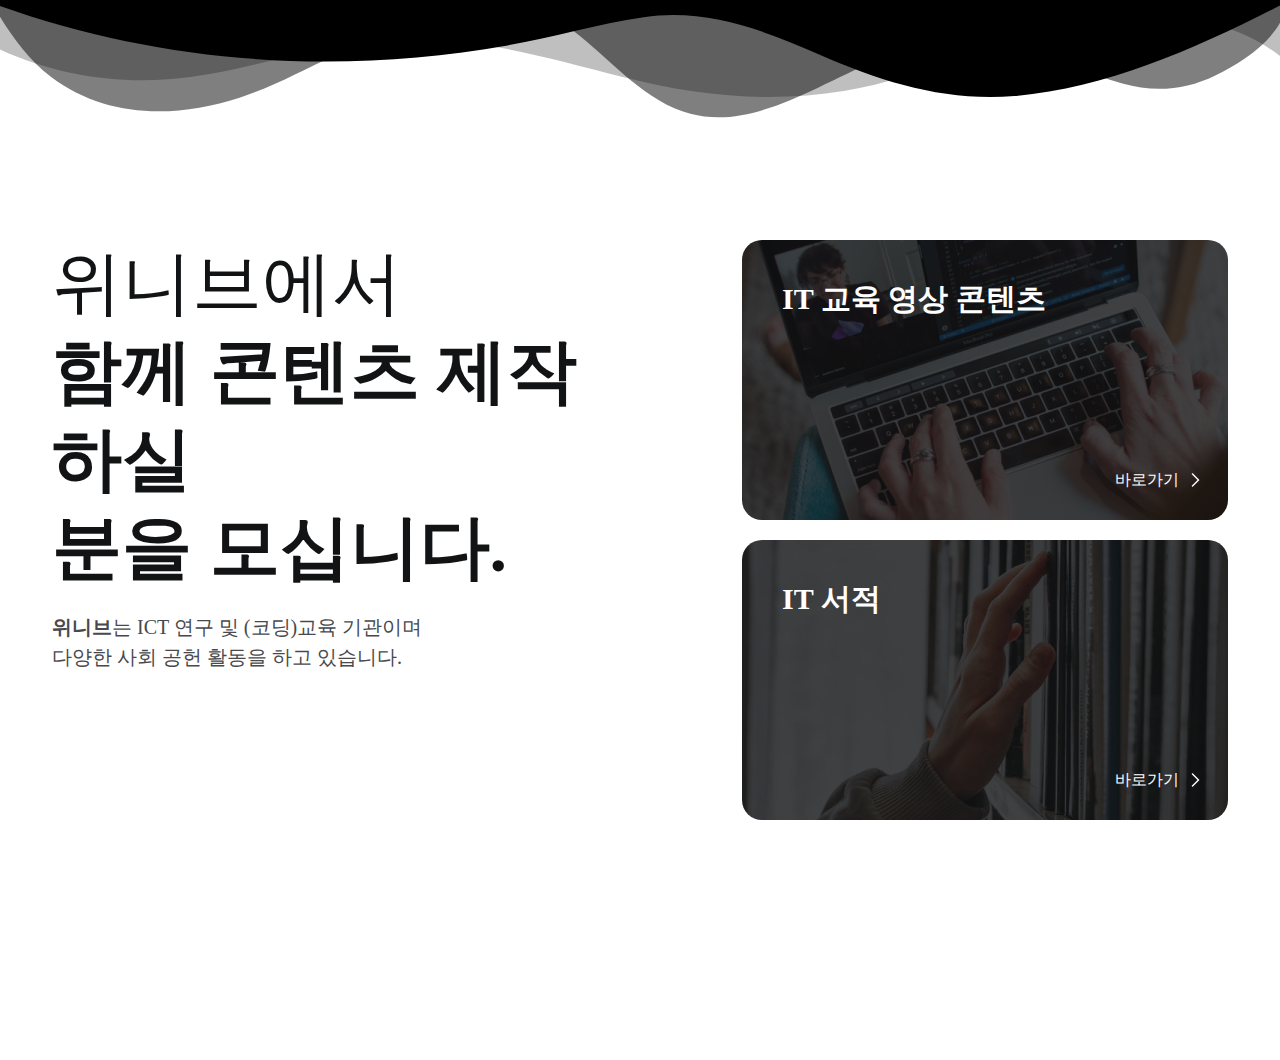
<file: 반응형 웹/reactive_web.html>
<!DOCTYPE html>
<html lang="ko">
<head>
    <meta charset="UTF-8">
    <meta http-equiv="X-UA-Compatible" content="IE=edge">
    <meta name="viewport" content="width=device-width, initial-scale=1.0">
    <title>reactive web</title>
    <link rel="stylesheet" href="reactive_web.css">
    <link rel="stylesheet" href="reset.css">
</head>
<body>
    <div class="custom-shape-divider-top-1650520145">
        <svg data-name="Layer 1" xmlns="http://www.w3.org/2000/svg" viewBox="0 0 1200 120" preserveAspectRatio="none">
            <path d="M0,0V46.29c47.79,22.2,103.59,32.17,158,28,70.36-5.37,136.33-33.31,206.8-37.5C438.64,32.43,512.34,53.67,583,72.05c69.27,18,138.3,24.88,209.4,13.08,36.15-6,69.85-17.84,104.45-29.34C989.49,25,1113-14.29,1200,52.47V0Z" opacity=".25" class="shape-fill"></path>
            <path d="M0,0V15.81C13,36.92,27.64,56.86,47.69,72.05,99.41,111.27,165,111,224.58,91.58c31.15-10.15,60.09-26.07,89.67-39.8,40.92-19,84.73-46,130.83-49.67,36.26-2.85,70.9,9.42,98.6,31.56,31.77,25.39,62.32,62,103.63,73,40.44,10.79,81.35-6.69,119.13-24.28s75.16-39,116.92-43.05c59.73-5.85,113.28,22.88,168.9,38.84,30.2,8.66,59,6.17,87.09-7.5,22.43-10.89,48-26.93,60.65-49.24V0Z" opacity=".5" class="shape-fill"></path>
            <path d="M0,0V5.63C149.93,59,314.09,71.32,475.83,42.57c43-7.64,84.23-20.12,127.61-26.46,59-8.63,112.48,12.24,165.56,35.4C827.93,77.22,886,95.24,951.2,90c86.53-7,172.46-45.71,248.8-84.81V0Z" class="shape-fill"></path>
        </svg>
    </div>
    <section class="box first">
        <h1 class="title">함께 콘텐츠 제작하실<br>분을 모십니다.</h1>
        <p class="explain"><b class="company">위니브</b>는 ICT 연구 및 (코딩)교육 기관이며<br>다양한 사회 공헌 활동을 하고 있습니다.</p>
    </section>
    <section class="box second">
        <h1 class="hidden">Link</h1>
        <article class="link content">
            <h2 class="little_title">IT 교육 영상 콘텐츠</h2>
        </article>
        <article class="link book">
            <h2 class="little_title">IT 서적</h2>
        </article>
    </section>
</body>
</html>
</file>
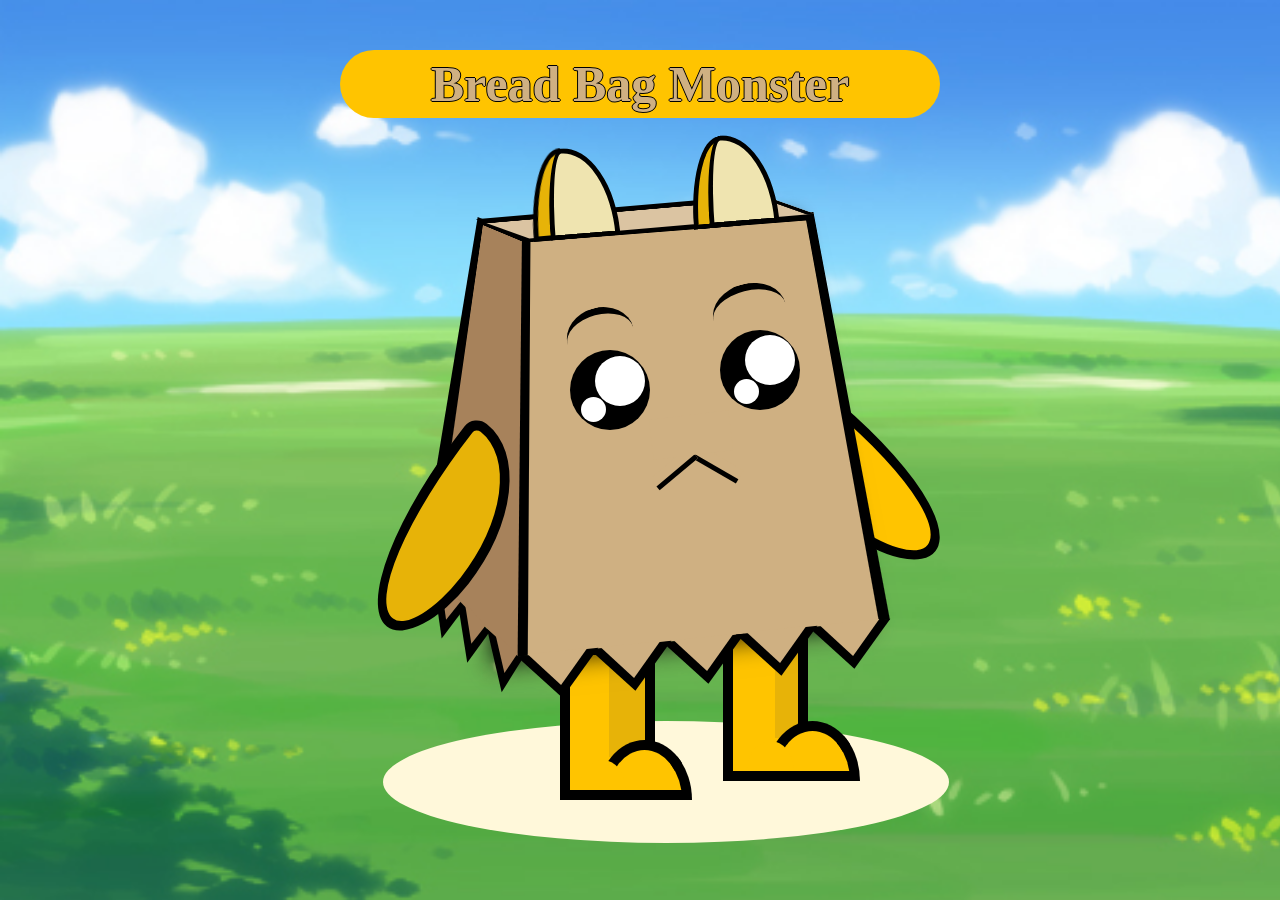
<file: 캐릭터경진대회/BreadBagMonster.html>
<!DOCTYPE html>
<html lang="ko">
<head>
    <meta charset="UTF-8">
    <meta http-equiv="X-UA-Compatible" content="IE=edge">
    <meta name="viewport" content="width=device-width, initial-scale=1.0">
    <link rel="stylesheet" href="BreadBagMonster.css">
    <title>빵봉투몬</title>
</head>
<body>
    <section>
        <h1>Bread Bag Monster</h1>
        <div class="left_ear"></div>
        <div class="left_ear_left"></div>
        <div class="right_ear"></div>
        <div class="right_ear_left"></div>
        <div class="up"></div>
        <div class="front"></div>
        <div class="front_tri one"></div>
        <div class="front_tri two"></div>
        <div class="front_tri three"></div>
        <div class="front_tri four"></div>
        <div class="front_tri five"></div>
        <div class="left"></div>
        <div class="left_tri six"></div>
        <div class="left_tri seven"></div>
        <div class="left_tri eight"></div>
        <div class="left_eye"></div>
        <div class="right_eye"></div>
        <div class="in_left_eye"></div>
        <div class="in_right_eye"></div>
        <div class="in_left_eye_2"></div>
        <div class="in_right_eye_2"></div>
        <div class="left_mouth"></div>
        <div class="right_mouth"></div>
        <div class="for_hidden"></div>
        <div class="in_mouth"></div>
        <div class="tongue"></div>
        <div class="left_hand"></div>
        <div class="right_hand"></div>
        <div class="left_leg"></div>
        <div class="right_leg"></div>
        <div class="left_foot"></div>
        <div class="right_foot"></div>
        <div class="scaffolding"></div>
    </section>
</body>
</html>
</file>
<file: profile/style.css>
body{
    background-image: url('./images/background4.png');
    display: flex;
    justify-content: center;
}

main{
    width: 500px;
    height: 700px;
    border-radius: 5px;
    background-color: rgb(232 231 233);
    overflow: hidden;
}

h1{
    color: white;
    font-size: 50px;
    margin: 0;
}

hr{
    background-color: white;
    height: 3px;
    border: 0;
    width: 120px;
    margin-top: 16px;
}

p{
    color: white;
    font-size: 10px;
    margin: 0;
}

#imgpart{
    background-image: url('./images/cover03.png');
    height: 48%;
    display: flex;
    flex-direction: column;
    align-items: center;
}

#imgpart img{
    margin-top: 50px;
    width: 80px;
    height: auto;
    border: 4px solid white;
    border-radius: 80px 80px 0 0 / 80px 80px 0 0;
}

#infopart{
    height: 44%;
    display: flex;
    flex-direction: column;
    justify-content: center;
    align-items: center;
}

.info{
    width: 430px;
    height: 95px;
    display: flex;
    background-color: white;
    justify-content: space-between;
    align-items: center;
    border: 1px solid rgb(232 231 233);
    padding: 20px;
    margin-top: 5px;
    margin-bottom: 5px;
    box-shadow: 1px 1px 1px 2px rgb(227 226 227);
}

.info > ul > li{
    border-left: 4px solid rgb(232 231 233);
    padding-left: 10px;
    font-size: 14px;
}

.info ul li:hover{
    border-color: rgb(22 97 136);
    color: rgb(22 97 136);
}

h3{
    color: rgb(215 52 126);
    margin: 0;
    margin-bottom: 20px;
}

footer{
    background-color: white;
    height: 8%;
    align-items: center;
    display: flex;
    justify-content: space-evenly;
}

.detail{
    border-left: 1px;
}

ul{
    padding: 0;
    margin: 0;
    list-style: none;
}

footer > ul{
    display: flex;
}

footer > ul > li{
    margin-left: 3px;
    margin-right: 3px;
    display: flex;
    justify-content: center;
    align-items: center;
}

a{
    border: 1px solid rgb(232 231 233);
    border-radius: 16px;
    font-size: 12px;
    text-decoration: none;
    color: rgb(232 231 233);
    margin-top: 2px;
    margin-bottom: 2px;
    padding : 6px;
    padding-right: 12px;
    padding-left: 12px;
}

a:hover{
    color: rgb(250 142 53);
    border-color: rgb(250 142 53);
}
</file>
<file: timeline/style.css>
.header{
    z-index: -20;
    width: 100%;
    padding-top: 25%;
    background-image: url(./images/cover.png);
    background-size: cover;
    background-repeat: no-repeat;
    text-align: center;
    color: white;
    padding-bottom: 1rem;
}

.title{
    z-index: 10;
    display: block;
    position: relative;
    font-size: 2rem;
    margin-top: 1rem;
    letter-spacing: 0.5rem;
}

.title::after{
    z-index: -10;
    position: absolute;
    top: 1rem;
    content: "";
    left: 50%;
    transform: translateX(-50%);
    height: 0;
    width: 280px;
    border: 2px solid #235196;
    border-radius: 5px;
}
</file>
<file: 버킷 리스트/style.css>
body{
    background-color: rgb(221 221 221);
}

main{
    width: 500px;
    height: auto;
    background-color: white;
    margin: 100px auto;
    border: 1px solid rgb(221 221 221);
    border-radius: 20px;
    overflow: hidden;
}

header{
    height: auto;
    border-bottom: 5px solid rgb(238, 238, 238);
    display: flex;
    align-items: center;
}

h1{
    padding: 0;
    margin: 0;
    margin-top: 20px;
    margin-bottom: 20px;
    padding-left: 40px;
    border-left: 10px solid rgb(255, 21, 147);
    color: rgb(255, 21, 147);
}

section{
    height: auto;
    background-color: rgb(244, 244, 244);
    padding: 1px;
}

.bucket{
    background-image: url('./closeeyeGhost.jpg');
    background-size: 60px;
    background-color: rgb(238, 238, 238);
    background-repeat: no-repeat;
    background-position: right center;
    border: 5px solid rgb(255, 255, 255);
    padding: 15px;
    margin: 25px;
    border-radius: 10px;
    color: rgb(115, 115, 115);
    font-size: 20px;
    font-weight: bold;
}

.bucket:hover{
    background-image: url('./Ghost.jpg');
    border: 5px solid rgb(28, 144, 255);
    color:rgb(28, 144, 255);
}
</file>
<file: 달력/calendar.css>
h1, blockquote{
    margin: 0;
    padding: 0;
}

caption{
    width: 800px;
}

.sun{
    color: red;
}

.tablecaption{
    display: flex;
    justify-content: space-between;
    align-items: flex-end;
    margin-bottom: 30px;
}

.year{
    color: rgb(172, 31, 31);
    font-size: 10em;
    font-weight: 900;
    line-height: 0.9;
}

.quote{
    color: rgb(233 233 233);
    font-size: 1.5em;
}

table{
    margin: 20px auto;
}

th, td{
    width: 32px;
    text-align: initial;
    font-size: 12px;
}   

.sat{
    width: 64px;
}

.month > th{
    text-align: center;
    font-size: 32px;
}
</file>
<file: 반응형 웹/reactive_web.css>
@import url(https://spoqa.github.io/spoqa-han-sans/css/SpoqaHanSansNeo.css);

* {
    font-family: 'Spoqa Han Sans Neo', 'sans-serif';
}

body{
    display: flex;
    justify-content: center;
}

.custom-shape-divider-top-1650520145 {
    position: absolute;
    top: 0;
    left: 0;
    width: 100%;
    overflow: hidden;
    line-height: 0;
}

.box{
    margin: 240px 52px 240px 52px;
}

.title::before{
    content: "위니브에서";
    display: block;
    font-weight: 400;
    font-size: 70px;
    line-height: 88px;
    color: #121314;
}

.title{
    font-weight: 700;
    font-size: 70px;
    color: #121314;
    line-height: 88px;
}

.company{
    font-weight: 700;
    font-size: 20px;
    line-height: 30px;
    color: #47494D;
}

.explain{
    margin-top: 20px;
    font-weight: 400;
    font-size: 20px;
    line-height: 30px;
    color: #47494D;
}

.link{
    width: 486px;
    border-radius: 20px;
    height: 280px;
    padding: 40px 0 0 40px;
}

.link::after{
    display: block;
    content: "바로가기";
    background: url(./image/icon-_.png) no-repeat;
    background-position: 70px 0;
    font-weight: 400;
    font-size: 16px;
    line-height: 20px;
    color: #FFFFFF;
    margin: 152px 0 0 333px;
}

.content{
    background: url(./image/Rectangle\ 2.png);
    margin-bottom: 20px;
    background-size: contain;
}

.book{
    background: url(./image/Rectangle\ 3.png);
    background-size: contain;
}

.little_title{
    font-weight: 700;
    font-size: 30px;
    color: white;
    line-height: 38px;
}

@media screen and (max-width: 768px) and (min-width: 501px){
    body{
        display: flex;
        flex-direction: column;
        justify-content: center;
    }

    .box{
        margin: 100px 0 0 30px;
    }

    .link{
        float: left;
        width: 344px;
        border-radius: 20px;
        height: 198px;
        padding: 30px 0 0 30px;
        margin-right: 20px;
    }

    .little_title{
        font-weight: 700;
        font-size: 24px;
        color: white;
        line-height: 30px;
    }
    
    .link::after{
        display: block;
        content: "바로가기";
        background: url(./image/icon-_.png) no-repeat;
        background-position: 70px 0;
        font-weight: 400;
        font-size: 16px;
        line-height: 20px;
        color: #FFFFFF;
        margin: 98px 0 0 211px;
    }

    .second{
        display: flex;
        margin-top: 60px;
    }

    .company{
        font-weight: 700;
        font-size: 18px;
        line-height: 26px;
        color: #47494D;
    }
    
    .explain{
        margin-top: 20px;
        font-weight: 400;
        font-size: 18px;
        line-height: 26px;
        color: #47494D;
    }
}

@media screen and (max-width: 500px){
    body{
        display: flex;
        flex-direction: column;
        justify-content: center;
    }

    .box{
        margin: 100px 0 0 16px;
    }   

    .title::before{
        content: "위니브에서";
        display: block;
        font-weight: 400;
        font-size: 36px;
        line-height: 45px;
        color: #121314;
    }
    
    .title{
        font-weight: 700;
        font-size: 36px;
        color: #121314;
        line-height: 45px;
    }

    .company{
        font-weight: 700;
        font-size: 14px;
        line-height: 20px;
        color: #47494D;
    }
    
    .explain{
        margin-top: 14px;
        font-weight: 400;
        font-size: 14px;
        line-height: 20px;
        color: #47494D;
    }

    .link{
        width: 356px;
        border-radius: 20px;
        height: 205px;
        padding: 30px 0 0 30px;
    }

    .little_title{
        font-weight: 700;
        font-size: 20px;
        color: white;
        line-height: 25px;
    }

    .link::after{
        display: block;
        content: "바로가기";
        background: url(./image/icon-_.png) no-repeat;
        background-position: 60px 0;
        font-weight: 400;
        font-size: 14px;
        line-height: 18px;
        color: #FFFFFF;
        margin: 112px 0 0 234px;
    }

    .second{
        margin-top: 40px;
    }
}
</file>
<file: carousel/index.css>
:root {
    --item-number: 6;
    --translateZ: calc(200px * (var(--item-number))/2/3.14)
}

body{
    counter-reset: section;
}

.upload{
    display: block;
    text-align: center;
    width: 185px;
    background-color: #2F80ED;
    border: none;
    color: white;
    font-weight: 700;
    font-size: 18px;
    line-height: 26px;
    border-radius: 10px;
    padding: 14px 0;
    margin: 80px 0 100px 150px;
}

.wrapper{
    display: flex;
    justify-content: space-between;
    align-items: center;
    margin: 0 150px;
    perspective: 1600px;
}

.carousel{
    display: flex;
    justify-content: space-between;
    align-items: center;
    position: relative;
    margin: 0 150px;
    z-index: 500;
    transform-style: preserve-3d;
    transition: 0.5s;
    transform: rotateY(60);
}

.move{
    width: 140px;
    color: #828282;
    font-weight: 700;
    font-size: 20px;
    line-height: 29px;
    border: 3px solid #828282;
    border-radius: 36.5px;
    padding: 16px 0;
    background-color: white;
}

.card{
    border-radius: 10px;
    background-repeat: no-repeat;
    background-size: cover;
    width: 200px;
    height: 200px;
}

.card:nth-child(1){
    transform: rotateY(0deg) translateZ(var(--translateZ));
    box-shadow: 0px 0px 15px rgba(0, 0, 0, 0.3);
    background-image: linear-gradient(0deg, rgba(0, 0, 0, 0), rgba(0, 0, 0, 0)), url(./image/박재찬\ 미쳤어.jpg);
}

.card:nth-child(1):after{
    content: "";
    position: absolute;
    top: calc(100% + 40px);
    width: inherit;
    height: inherit;
    background-image: linear-gradient(180deg, #FFFFFF 50%, rgba(255, 255, 255, 0.71) 100%), url(./image/박재찬\ 미쳤어.jpg);
    border-radius: 10px;
    background-repeat: no-repeat;
    background-size: cover;
    transform: rotate(180deg);
}

.card:nth-child(2){
    counter-increment: section;
    position: absolute;
    transform: rotateY(calc(360deg/var(--item-number))) translateZ(var(--translateZ));
    box-shadow: 0px 0px 15px rgba(0, 0, 0, 0.3);
    background-image: linear-gradient(0deg, rgba(0, 0, 0, 0), rgba(0, 0, 0, 0)), url(./image/박재찬\ 빅이슈.jpg);
}

.card:nth-child(2):after{
    content: "";
    position: absolute;
    top: calc(100% + 40px);
    width: inherit;
    height: inherit;
    background-image: linear-gradient(180deg, #FFFFFF 50%, rgba(255, 255, 255, 0.71) 100%), url(./image/박재찬\ 빅이슈.jpg);
    border-radius: 10px;
    background-repeat: no-repeat;
    background-size: cover;
    transform: rotate(180deg);
}

.card:nth-child(3){
    counter-increment: section;
    position: absolute;
    transform: rotateY(calc(360deg/var(--item-number)*2)) translateZ(var(--translateZ));
    box-shadow: 0px 0px 15px rgba(0, 0, 0, 0.3);
    background-image: linear-gradient(0deg, rgba(0, 0, 0, 0), rgba(0, 0, 0, 0)), url(./image/박재찬\ 빅이슈\ 2.jpg);
}

.card:nth-child(3):after{
    content: "";
    position: absolute;
    top: calc(100% + 40px);
    width: inherit;
    height: inherit;
    background-image: linear-gradient(180deg, #FFFFFF 50%, rgba(255, 255, 255, 0.71) 100%), url(./image/박재찬\ 빅이슈\ 2.jpg);
    border-radius: 10px;
    background-repeat: no-repeat;
    background-size: cover;
    transform: rotate(180deg);
}
.card:nth-child(4){
    counter-increment: section;
    position: absolute;
    transform: rotateY(calc(360deg/var(--item-number)*3)) translateZ(var(--translateZ));
    box-shadow: 0px 0px 15px rgba(0, 0, 0, 0.3);
    background-image: linear-gradient(0deg, rgba(0, 0, 0, 0), rgba(0, 0, 0, 0)), url(./image/박재찬\ 한복.jpg);
}

.card:nth-child(4):after{
    content: "";
    position: absolute;
    top: calc(100% + 40px);
    width: inherit;
    height: inherit;
    background-image: linear-gradient(180deg, #FFFFFF 50%, rgba(255, 255, 255, 0.71) 100%), url(./image/박재찬\ 한복.jpg);
    border-radius: 10px;
    background-repeat: no-repeat;
    background-size: cover;
    transform: rotate(180deg);
}
.card:nth-child(5){
    counter-increment: section;
    position: absolute;
    transform: rotateY(calc(360deg/var(--item-number)*4)) translateZ(var(--translateZ));
    box-shadow: 0px 0px 15px rgba(0, 0, 0, 0.3);
    background-image: linear-gradient(0deg, rgba(0, 0, 0, 0), rgba(0, 0, 0, 0)), url(./image/프사.jpg);
}

.card:nth-child(5):after{
    content: "";
    position: absolute;
    top: calc(100% + 40px);
    width: inherit;
    height: inherit;
    background-image: linear-gradient(180deg, #FFFFFF 50%, rgba(255, 255, 255, 0.71) 100%), url(./image/프사.jpg);
    border-radius: 10px;
    background-repeat: no-repeat;
    background-size: cover;
    transform: rotate(180deg);
}

.card:nth-child(6){
    counter-increment: section;
    position: absolute;
    transform: rotateY(calc(360deg/var(--item-number)*5)) translateZ(var(--translateZ));
    box-shadow: 0px 0px 15px rgba(0, 0, 0, 0.3);
    background-image: linear-gradient(0deg, rgba(0, 0, 0, 0), rgba(0, 0, 0, 0)), url(./image/후드는\ 누가\ 이렇게\ 쓰래.jpg);
}

.card:nth-child(6):after{
    content: "";
    position: absolute;
    top: calc(100% + 40px);
    width: inherit;
    height: inherit;
    background-image: linear-gradient(180deg, #FFFFFF 50%, rgba(255, 255, 255, 0.71) 100%), url(./image/후드는\ 누가\ 이렇게\ 쓰래.jpg);
    border-radius: 10px;
    background-repeat: no-repeat;
    background-size: cover;
    transform: rotate(180deg);
}
</file>
<file: 구글폼/form.css>
/* css reset */

body, p {
    margin: 0;
    padding: 0;
}

h1 {
    margin: 0;
}

a {
    text-decoration: none;
    color: inherit;
}

/* css style */
body{
    background-color: rgb(237 232 246);
}

/* header style */

header::before{
    content: "";
    display: block;
    background-color: rgb(89 47 171);
    height: auto;
    padding: 5px;
    position: relative;
    top: -15px;
    left: -30px;
    width: 650px;
}

header {
    border: 1px solid rgb(203 203 203);
    border-radius: 10px;
    height: auto;
    width: 600px;
    margin: 30px auto;
    padding: 15px 30px 30px 30px;
    background-color: white;
    overflow: hidden;
}

h1{
    margin-bottom: 15px;
}

header::after{
    content: "jejucodingbasecamp@gmail.com (공유되지 않음) 계정 전환";
    text-indent: 4em;
    display: block;
    position: relative;
    width: 680px;
    left: -30px;
    top: 15px;
    border-top: 1px solid rgb(203 203 203);
    padding: 12px 12px 8px 12px;
    background-image: url(./visibility_off.png), url(./check_cloud.png);
    background-size: 4% auto, 3% auto;
    background-repeat: no-repeat;
    background-position: left 30px top 12px, left 600px top 14px;
    filter: opacity(0.7);
}

/* section style */

.surbey{
    height: auto;
    border: 1px solid rgb(203 203 203);
    border-radius: 10px;
    width: 600px;
    padding: 30px;
    margin: 30px auto;
    background-color: white;
}

/* radio style */

.word{
    display: flex;
    flex-direction: column;
}

.word > p{
    margin-bottom: 10px;
}

.wordlabel{
    margin: 20px 20px 20px 0;
    display: flex;
    align-items: center;
}

.rad{
    padding: 10px;
    width: 20px;
    height: 20px;
    margin: 0 10px 0 0;
}

/* checkbox style */

.messenger{
    display: flex;
    flex-direction: column;
}

.messenger > p{
    margin-bottom: 10px;
}

.checklabel{
    margin: 12px 20px 12px 0;
    display: flex;
    align-items: center;
}

.checkbox{
    padding: 10px;
    width: 20px;
    height: 20px;
    margin: 0 10px 0 0;
    box-shadow: 2px 2px 0 0 rgba(0, 0, 0);
    border-radius: 0;
}

/* sentence style */

.sentence{
    display: flex;
    flex-direction: column;
}

.text{
    border: 0;
    border-bottom: 1px solid rgb(203 203 203);
    margin: 40px 0 20px 0;
    width: 26em;
}

.text:focus{
    outline: none;
}

/* longsentence style */

.before{
    display: flex;
    flex-direction: column;
}

.longtext{
    border: 0;
    border-bottom: 1px solid rgb(203 203 203);
    margin: 40px 0 20px 0;
}

.longtext:focus{
    outline: none;
}

/* choice style */

.choice{
    display: flex;
    flex-direction: column;
}

.choices{
    margin: 40px 0 20px 0;
    padding: 20px;
    width: 250px;
    border: 1px solid rgb(203 203 203);
    border-radius: 5px;
}

.choices:focus{
    border-color: rgb(117, 117, 117);
}

/* date style */

.job{
    display: flex;
    flex-direction: column;
}

.small{
    margin: 20px 0 20px 0;
    color: rgb(117, 117, 117);
    font-size: 12px;
}

.day{
    width:150px;
    border: 0;
    border-bottom: 1px solid rgb(203 203 203);
    font-size: 15px;
}

/* time style */

.start{
    margin-bottom: 20px;
    display: flex;
    flex-direction: column;
}

.timebox{
    border: 0;
    margin: 20px 0 0 0;
    padding: 0;
}

.timep{
    padding: 0;
    margin: 20px 0 20px 0;
    color: rgb(117, 117, 117);
    font-size: 12px;
}

.hour{
    border: 0;
    border-bottom: 1px solid rgb(203 203 203);
    width: 5em;
}

.hour:focus{
    outline: none;
}

.hour::-webkit-outer-spin-button, .hour::-webkit-inner-spin-button{
    -webkit-appearance: none;
    margin: 0;
}

.night{
    border: 0;
    padding: 5px;
}

.night:focus{
    outline: none;
}

/* foot style */

.foot{
    width: 660px;
    padding: 0 0 8px 0;
    margin: 10px auto;
    display: flex;
    justify-content: space-between;
    align-items: center;
}

.sub{
    background-color: rgb(89 47 171);
    color: white;
    border: none;
    padding: 10px 30px 10px 30px;
    border-radius: 5px;
    font-size: 15px;
}

.sub:hover{
    cursor: pointer;
}

.reload{
    color: rgb(89 47 171);
    font-size: 14px;
    font-weight: 500;
}

.reload:hover{
    cursor: pointer;
}
</file>
<file: 캐릭터경진대회/BreadBagMonster.css>
/* css reset */

div, section, body, h1{
    padding: 0;
    margin: 0;
}

section{
    position: relative;
    height: 800px;
    width: 800px;
    margin: 50px auto;
}

div{
    border: 10px solid black;
}

/* css style */

body{
    background-image: url(./풀밭.jpg);
    background-repeat: no-repeat;
    background-size: cover;
}

h1{
    margin: auto;
    text-align: center;
    font-size: 50px;
    background-color: rgb(255, 196, 0);
    color: rgb(207, 176, 130);
    padding: 5px 0 5px 0;
    border-radius: 50px;
    text-shadow: -1px 0 #000, 0 1px #000, 1px 0 #000, 0 -1px #000;
    width: 600px;
}

/* ear */

.left_ear{
    position: absolute;
    border-radius: 25% 75% 50% 50% / 100% 100% 0% 0% ;
    background-color: rgb(239 228 176);
    width: 60px;
    height: 81px;
    left: 307px;
    top: 97px;
    z-index: 5;
    border: 5px solid black;
    transform: rotate(355.4deg);
}

.left_ear_left{
    background-color: rgb(231, 179, 8);
    z-index: 4;
    border: 5px solid black;
    border-radius: 70% 30% 50% 50% / 100% 100% 0% 0% ;
    position: absolute;
    width: 37px;
    height: 81px;
    left: 290px;
    top: 99px;
    transform: rotate(355deg);
}

.right_ear{
    position: absolute;
    border-radius: 25% 75% 50% 50% / 100% 100% 0% 0% ;
    background-color: rgb(239 228 176);
    width: 60px;
    height: 81px;
    left: 466px;
    top: 84px;
    z-index: 5;
    border: 5px solid black;
    transform: rotate(355.4deg);
}

.right_ear_left{
    background-color: rgb(231, 179, 8);
    z-index: 4;
    border: 5px solid black;
    border-radius: 70% 30% 50% 50% / 100% 100% 0% 0% ;
    position: absolute;
    width: 37px;
    height: 81px;
    left: 450px;
    top: 87px;
    transform: rotate(355deg);
}

/* body */

.front{
    position: absolute;
    width: 309px;
    height: 400px;
    transform: perspective(.9em) rotateX(.5deg) rotate(-5deg);
    background-color: rgb(207 176 130);
    left: 280px;
    top: 150px;
    box-shadow: -20px 2px 20px 1px black;
    border-bottom: 0;
}

.front_tri{
    z-index: 5;
    content: '';
    width: 0; 
    height: 0; 
    position: absolute; 
    border-left: 41px solid transparent; 
    border-right: 41px solid transparent; 
    border-bottom: 46px solid rgb(0, 0, 0);
    border-top: 0;
}

.one{
    top: 602px;
    left: 279px;
    transform: rotate(174deg);
}

.two{
    top: 595px;
    left: 352px;
    transform: rotate(174deg);
}

.three{
    top: 588px;
    left: 425px;
    transform: rotate(174deg);
}

.four{
    top: 580px;
    left: 498px;
    transform: rotate(174deg);
}

.five{
    top: 573px;
    left: 571px;
    transform: rotate(174deg);
}

.front_tri:before{
    z-index: 5;
    content: ''; 
    width: 0; 
    height: 0; 
    position: absolute;
    border-left: 30px solid transparent; 
    border-right: 30px solid transparent; 
    border-bottom: 34px solid rgb(207, 176, 130); 
    left: -30.5px;
    top: 13px;
}

.up{
    z-index: 2;
    position: absolute;
    width: 344px;
    height: 15px;
    border-bottom: 0;
    transform: skewX(70deg) rotate(-4deg);
    background-color: rgb(219 196 162);
    left: 228px;
    top: 157px;
    border-left: 0;
    border-top: 4px solid black;
}

.left{
    position: absolute;
    width: 60px;
    height: 283.5px;
    transform: perspective(.9em) rotateX(2deg) rotate(30deg) skewX(25deg);
    background-color: rgb(167, 130, 91);
    border-right: 0;
    left: 214px;
    top: 145px;
    border-bottom: 5px solid black;
    border-bottom: 0;
}

.left_tri{
    z-index: 0;
    content: '';
    width: 0; 
    height: 0; 
    position: absolute; 
    border-left: 38px solid transparent; 
    border-right: 27px solid transparent; 
    border-bottom: 27px solid rgb(0, 0, 0);
    border-top: 0;
}

.six{
    left: 235px;
    top: 594px;
    transform: rotate(77deg);
}

.seven{
    left: 203px;
    top: 565px;
    transform: rotate(81deg);
}

.eight{
    left: 178px;
    top: 541px;
    transform: rotate(82deg);
}

.left_tri:before{
    z-index: 0;
    content: ''; 
    width: 0; 
    height: 0; 
    position: absolute;
    border-left: 25px solid transparent; 
    border-right: 16px solid transparent; 
    border-bottom: 17px solid rgb(167, 130, 91); 
    left: -32.5px;
    top: 3px;
}

/* hand */

.left_hand{
    z-index: -1;
    transform: rotate(217deg) scaleY(-1);
    position: absolute;
    width: 201px;
    height: 80px;
    background-color: rgb(255, 196, 0);
    border-radius: 93% 7% 62% 38% / 62% 16% 84% 38% ;
    top: 375px;
    left: 504px;
    transition: all 0.5s ease-in-out .1s;
}

.right_hand{
    transform: rotate(308deg);
    position: absolute;
    width: 201px;
    height: 80px;
    background-color: rgb(231, 179, 8);
    border-radius: 93% 7% 62% 38% / 62% 16% 84% 38% ;
    top: 432px;
    left: 95px;
}

/* eye */

.left_eye{
    position: absolute;
    width: 80px;
    height: 80px;
    border: 0;
    border-radius: 100%;
    background-color: black;
    left: 330px;
    top: 300px;
}

.left_eye::before{
    content: "";
    position: absolute;
    display: block;
    border-right: 7px solid black;
    border-radius: 50% 50% 50% 50% / 100% 50% 50% 0% ;
    width: 50px;
    height: 68px;
    transform: rotate(255deg);
    left: 2px;
    bottom: 60px;
    transition: all 0.2s ease-in-out .1s;
}

.right_eye{
    position: absolute;
    width: 80px;
    height: 80px;
    border: 0;
    border-radius: 100%;
    background-color: black;
    left: 480px;
    top: 280px;
}

.right_eye::before{
    content: "";
    position: absolute;
    display: block;
    border-right: 7px solid black;
    border-radius: 50% 50% 50% 50% / 100% 50% 50% 0% ;
    width: 50px;
    height: 74px;
    transform: rotate(256deg);
    left: 1px;
    bottom: 61px;
}

.in_left_eye{
    position: absolute;
    width: 50px;
    height: 50px;
    border: 0;
    border-radius: 100%;
    background-color: white;
    left: 355px;
    top: 306px;
}

.in_right_eye{
    position: absolute;
    width: 50px;
    height: 50px;
    border: 0;
    border-radius: 100%;
    background-color: white;
    left: 505px;
    top: 285px;
}

.in_left_eye_2{
    position: absolute;
    width: 25px;
    height: 25px;
    border: 0;
    border-radius: 100%;
    background-color: white;
    left: 341px;
    top: 347px;
}

.in_right_eye_2{
    position: absolute;
    width: 25px;
    height: 25px;
    border: 0;
    border-radius: 100%;
    background-color: white;
    left: 494px;
    top: 329px;
}

/* mouth */

.left_mouth{
    z-index: 2;
    position: absolute;
    width: 50px;
    height: 10px;
    border: 0;
    border-bottom: 5px solid black;
    background-color: rgb(207 176 130);
    transform: rotate(30deg);
    left: 453px;
    top: 407px;
}

.right_mouth{
    z-index: 2;
    position: absolute;
    width: 50px;
    height: 10px;
    border: 0;
    border-bottom: 5px solid black;
    background-color: rgb(207 176 130);
    transform: rotate(-40deg);
    left: 409px;
    top: 411px;
}

.for_hidden{
    position: absolute;
    z-index: 2;
    width: 80px;
    height: 40px;
    border: 0;
    background-color: rgb(207 176 130);
    left: 411px;
    top: 365px;
    transform: rotate(-7deg);
}

.in_mouth{
    z-index: 1;
    position: absolute;
    width: 0px;
    height: 0px;
    border-radius: 100%;
    background-color: rgb(255, 112, 112);
    left: 450px;
    top: 390px;
    transform: skewX(5deg);
    border: 5px solid black;
    transition: all 0.4s ease-in-out .1s;
}

.tongue{
    position: absolute;
    z-index: 2;
    width: 0px;
    height: 0px;
    border-radius: 69% 31% 53% 47% / 57% 30% 70% 43% ;
    background-color: pink;
    left: 455px;
    top: 405px;
    border: 0;
    border-top: 3px solid black;
    transform: rotate(-6deg);
    transition: all 0.4s ease-in-out .1s;
}

/* leg */

.left_leg{
    z-index: -1;
    position: absolute;
    width: 75px;
    height: 135px;
    background-color: rgb(255, 196, 0);
    left: 320px;
    top: 595px;
}

.right_leg{
    z-index: -1;
    position: absolute;
    width: 65px;
    height: 135px;
    background-color: rgb(255, 196, 0);
    left: 483px;
    top: 576px;
}

.left_foot{
    position: absolute;
    width: 75px;
    height: 40px;
    border-radius: 50% 50% 50% 50% / 100% 100% 0% 0% ;
    background-color: rgb(255, 196, 0);
    left: 357px;
    top: 690px;
}

.left_foot::before{
    content: "";
    display: block;
    position: absolute;
    background-color: rgb(255, 196, 0);
    border-radius: 50% 50% 50% 50% / 100% 100% 0% 0% ;
    width: 47px;
    height: 30px;
    left: -28px;
    top: 10px;
}

.left_foot::after{
    content: "";
    display: block;
    position: absolute;
    background-color: rgb(231, 179, 8);
    width: 36px;
    height: 114px;
    bottom: 33px;
    right: 37px;
    z-index: -1;
}

.right_foot{
    position: absolute;
    width: 75px;
    height: 40px;
    border-radius: 50% 50% 50% 50% / 100% 100% 0% 0% ;
    background-color: rgb(255, 196, 0);
    left: 525px;
    top: 671px;
}

.right_foot::before{
    content: "";
    display: block;
    position: absolute;
    background-color: rgb(255, 196, 0);
    border-radius: 50% 50% 50% 50% / 100% 100% 0% 0% ;
    width: 47px;
    height: 30px;
    left: -28px;
    top: 10px;
}

.right_foot::after{
    content: "";
    display: block;
    position: absolute;
    background-color: rgb(231, 179, 8);
    width: 23px;
    height: 114px;
    bottom: 33px;
    right: 52px;
    z-index: -1;
}

.scaffolding{
    position: absolute;
    border: 0;
    background-color: rgb(255, 248, 218);
    z-index: -5;
    border-radius: 100%;
    width: 566px;
    height: 122px;
    left: 143px;
    top: 671px;
}

/* hover */

section:hover > .left_eye::before{
    transform: rotate(255deg) rotateY(180deg);
    bottom: 90px;
    left: -3px;
}

section:hover > .left_hand{
    top: 300px;
    left: 515px;
    transform: rotate(125deg) scaleY(-1);
}

section:hover > .in_mouth{
    width: 35px;
    height: 70px;
    left: 435px;
    top: 390px;
}

section:hover > .tongue{
    width: 30px;
    height: 32px;
    left: 446px;
    top: 430px;
}
</file>
